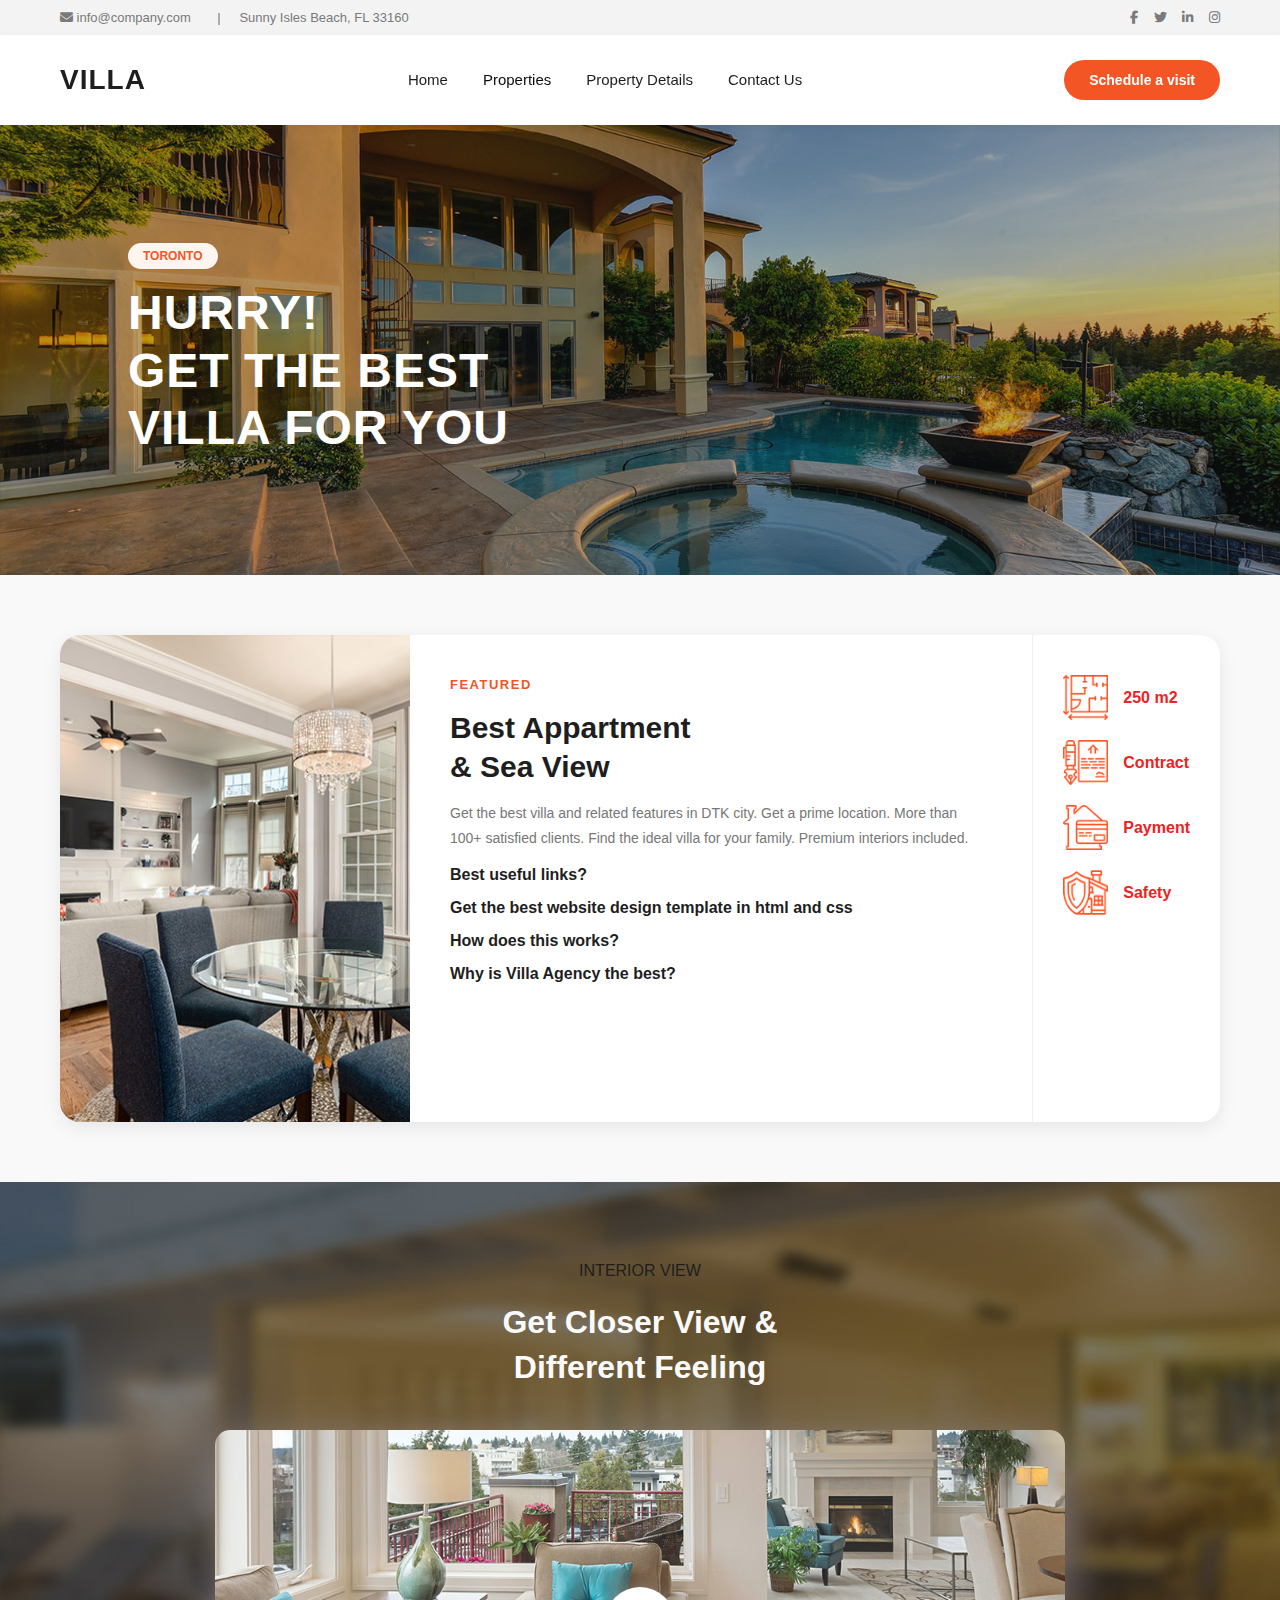
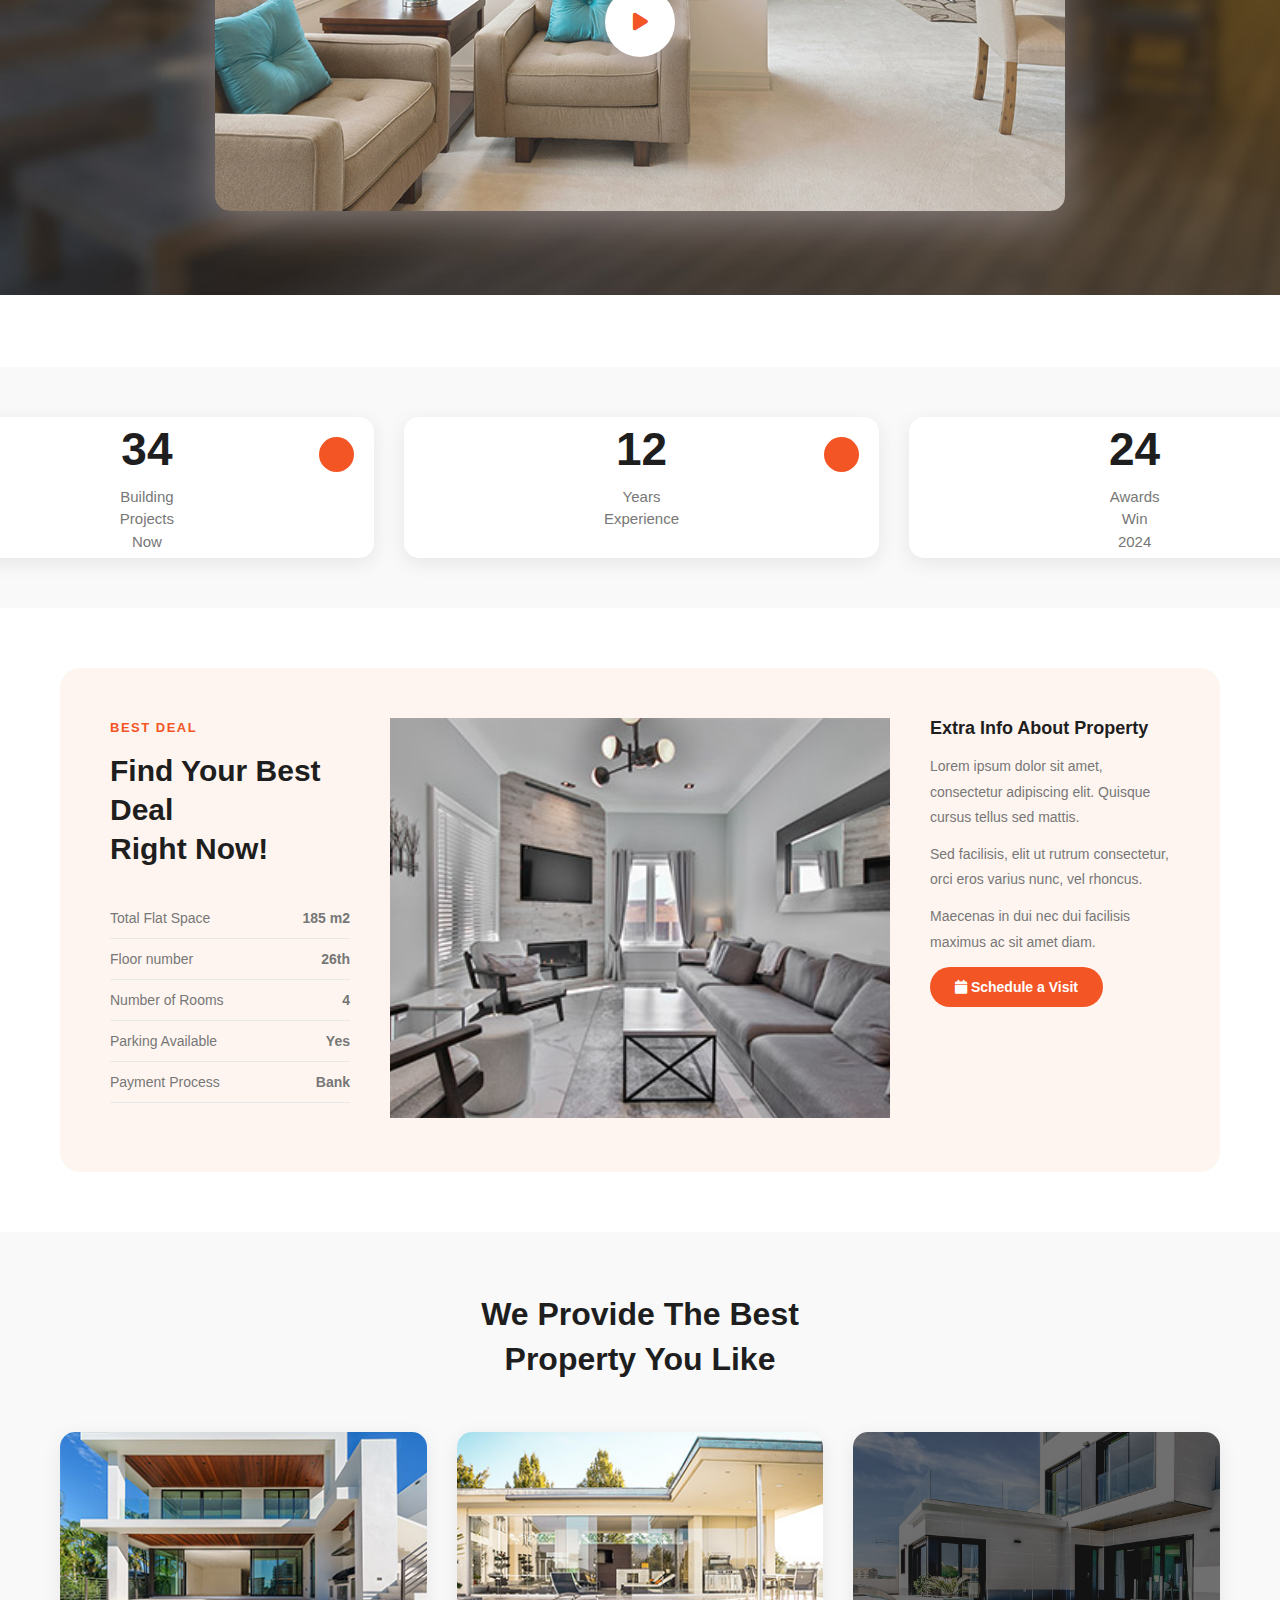
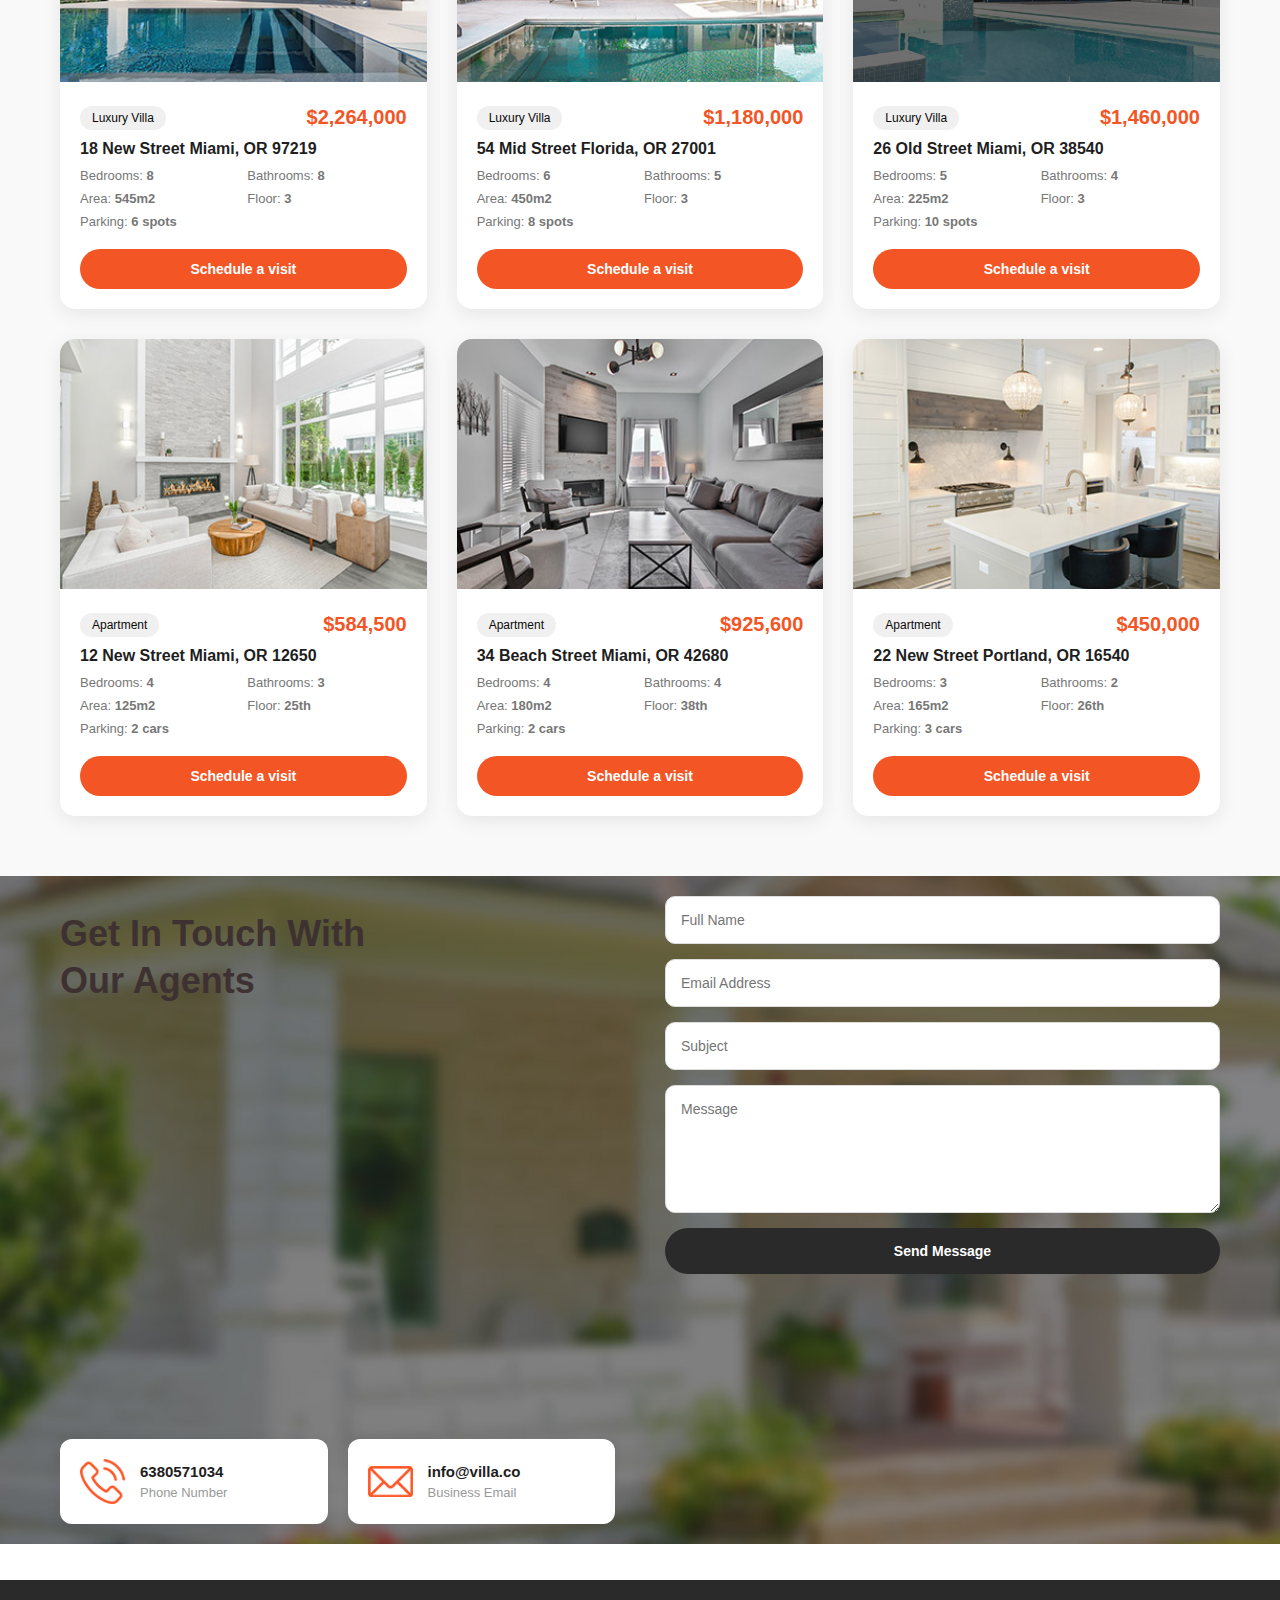
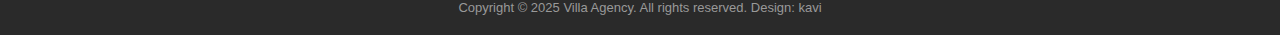
<file: index.html>
<!DOCTYPE html>
<html lang="en">
<head>
    <meta charset="UTF-8">
    <meta name="viewport" content="width=device-width, initial-scale=1.0">
    <title>Villa Agency</title>
    <link rel="stylesheet" href="style.css">
    <link rel="stylesheet" href="https://cdnjs.cloudflare.com/ajax/libs/font-awesome/6.4.0/css/all.min.css">
</head>
<body>
   

  
    <!-- Top Bar -->
    <div class="top-bar">
        <div class="container">
            <div class="top-left">
                <span><i class="fa-solid fa-envelope"></i> info@company.com</span>
                <span class="divider">|</span>
                <span>Sunny Isles Beach, FL 33160</span>
            </div>
            <div class="top-right">
                <a href="#"><i class="fa-brands fa-facebook-f"></i></a>
                <a href="#"><i class="fa-brands fa-twitter"></i></a>
                <a href="#"><i class="fa-brands fa-linkedin-in"></i></a>
                <a href="#"><i class="fa-brands fa-instagram"></i></a>
            </div>
        </div>
    </div>

  <!-- Navigation -->
<nav class="navbar">
    <div class="container">
        <a href="index.html" class="logo" style="text-decoration: none; color: inherit;">VILLA</a>
        <ul class="nav-menu">
            <li><a href="index.html">Home</a></li>
            <li><a href="properties.html" class="active">Properties</a></li>
            <li><a href="properties-details.html">Property Details</a></li>
            <li><a href="contacts.html">Contact Us</a></li>
        </ul>
        <button class="schedule-btn">Schedule a visit</button>
    </div>
</nav>


    <!-- Hero -->
    <section class="hero">
        <img src="images/banner-01.jpg" alt="Villa" class="hero-bg">
        <div class="hero-content">
            <span class="badge">TORONTO</span>
            <h1>HURRY!<br>GET THE BEST<br>VILLA FOR YOU</h1>
        </div>
    </section>

    <!-- Featured -->
    <section class="featured">
        <div class="container">
            <div class="featured-box">
                <div class="featured-img">
                    <img src="images/featured.jpg" alt="Featured">
                </div>
                <div class="featured-content">
                    <span class="label">FEATURED</span>
                    <h2>Best Appartment<br>& Sea View</h2>
                    <p class="desc">Get the best villa and related features in DTK city. Get a prime location. More than 100+ satisfied clients. Find the ideal villa for your family. Premium interiors included.</p>
                    <p class="question">Best useful links?</p>
                    <p class="question">Get the best website design template in html and css</p>
                    <p class="question">How does this works?</p>
                    <p class="question">Why is Villa Agency the best?</p>
                </div>
                <div class="featured-icons">
                    <div class="icon-item">
                        <img src="images/info-icon-01.png" alt="Area">
                        <span>250 m2</span>
                    </div>
                    <div class="icon-item">
                        <img src="images/info-icon-02.png" alt="Contract">
                        <span>Contract</span>
                    </div>
                    <div class="icon-item">
                        <img src="images/info-icon-03.png" alt="Payment">
                        <span>Payment</span>
                    </div>
                    <div class="icon-item">
                        <img src="images/info-icon-04.png" alt="Safety">
                        <span>Safety</span>
                    </div>
                </div>
            </div>
        </div>
    </section>

<!-- Video -->
<section class="video-section">
    <div class="container">
        <span class=" orange">INTERIOR VIEW</span>
        <h2>Get Closer View &<br>Different Feeling</h2>
        <div class="video-box">
            <img src="images/video-frame.jpg" alt="Interior">
            <div class="play-btn">
                <i class="fa-solid fa-play"></i>
            </div>
        </div>
    </div>
</section> 
<br>
<br>
<br>
<br>



    <!-- Stats -->
    <section class="stats">
        <div class="container">
            <div class="stat-item">
                <h3>34</h3>
                <p>Building<br>Projects Now</p>
                <div class="stat-circle"></div>
            </div>
            <div class="stat-item">
                <h3>12</h3>
                <p>Years<br>Experience</p>
                <div class="stat-circle"></div>
            </div>
            <div class="stat-item">
                <h3>24</h3>
                <p>Awards<br>Win 2024</p>
                <div class="stat-circle"></div>
            </div>
        </div>
    </section>

    <!-- Best Deal -->
    <section class="best-deal">
        <div class="container">
            <div class="deal-box">
                <div class="deal-left">
                    <span class="label">BEST DEAL</span>
                    <h2>Find Your Best Deal<br>Right Now!</h2>
                    <ul class="deal-list">
                        <li><span>Total Flat Space</span> <strong>185 m2</strong></li>
                        <li><span>Floor number</span> <strong>26th</strong></li>
                        <li><span>Number of Rooms</span> <strong>4</strong></li>
                        <li><span>Parking Available</span> <strong>Yes</strong></li>
                        <li><span>Payment Process</span> <strong>Bank</strong></li>
                    </ul>
                </div>
                <div class="deal-center">
                    <img src="images/property-05.jpg" alt="Deal">
                </div>
                <div class="deal-right">
                    <h4>Extra Info About Property</h4>
                    <p>Lorem ipsum dolor sit amet, consectetur adipiscing elit. Quisque cursus tellus sed mattis.</p>
                    <p>Sed facilisis, elit ut rutrum consectetur, orci eros varius nunc, vel rhoncus.</p>
                    <p>Maecenas in dui nec dui facilisis maximus ac sit amet diam.</p>
                    <button class="schedule-btn"><i class="fa-solid fa-calendar"></i> Schedule a Visit</button>
                </div>
            </div>
        </div>
    </section>

    <!-- Properties -->
    <section class="properties">
        <div class="container">
            <h2>We Provide The Best<br>Property You Like</h2>
            <div class="property-grid">
                <div class="property-card">
                    <img src="images/property-01.jpg" alt="Property">
                    <span class="type">Luxury Villa</span>
                    <span class="price">$2,264,000</span>
                    <h5>18 New Street Miami, OR 97219</h5>
                    <ul class="features">
                        <li>Bedrooms: <strong>8</strong></li>
                        <li>Bathrooms: <strong>8</strong></li>
                        <li>Area: <strong>545m2</strong></li>
                        <li>Floor: <strong>3</strong></li>
                        <li>Parking: <strong>6 spots</strong></li>
                    </ul>
                    <button class="schedule-btn">Schedule a visit</button>
                </div>
                <div class="property-card">
                    <img src="images/property-02.jpg" alt="Property">
                    <span class="type">Luxury Villa</span>
                    <span class="price">$1,180,000</span>
                    <h5>54 Mid Street Florida, OR 27001</h5>
                    <ul class="features">
                        <li>Bedrooms: <strong>6</strong></li>
                        <li>Bathrooms: <strong>5</strong></li>
                        <li>Area: <strong>450m2</strong></li>
                        <li>Floor: <strong>3</strong></li>
                        <li>Parking: <strong>8 spots</strong></li>
                    </ul>
                    <button class="schedule-btn">Schedule a visit</button>
                </div>
                <div class="property-card">
                    <img src="images/banner-03.jpg" alt="Property">
                    <span class="type">Luxury Villa</span>
                    <span class="price">$1,460,000</span>
                    <h5>26 Old Street Miami, OR 38540</h5>
                    <ul class="features">
                        <li>Bedrooms: <strong>5</strong></li>
                        <li>Bathrooms: <strong>4</strong></li>
                        <li>Area: <strong>225m2</strong></li>
                        <li>Floor: <strong>3</strong></li>
                        <li>Parking: <strong>10 spots</strong></li>
                    </ul>
                    <button class="schedule-btn">Schedule a visit</button>
                </div>
                <div class="property-card">
                    <img src="images/property-04.jpg" alt="Property">
                    <span class="type">Apartment</span>
                    <span class="price">$584,500</span>
                    <h5>12 New Street Miami, OR 12650</h5>
                    <ul class="features">
                        <li>Bedrooms: <strong>4</strong></li>
                        <li>Bathrooms: <strong>3</strong></li>
                        <li>Area: <strong>125m2</strong></li>
                        <li>Floor: <strong>25th</strong></li>
                        <li>Parking: <strong>2 cars</strong></li>
                    </ul>
                    <button class="schedule-btn">Schedule a visit</button>
                </div>
                <div class="property-card">
                    <img src="images/property-05.jpg" alt="Property">
                    <span class="type">Apartment</span>
                    <span class="price">$925,600</span>
                    <h5>34 Beach Street Miami, OR 42680</h5>
                    <ul class="features">
                        <li>Bedrooms: <strong>4</strong></li>
                        <li>Bathrooms: <strong>4</strong></li>
                        <li>Area: <strong>180m2</strong></li>
                        <li>Floor: <strong>38th</strong></li>
                        <li>Parking: <strong>2 cars</strong></li>
                    </ul>
                    <button class="schedule-btn">Schedule a visit</button>
                </div>
                <div class="property-card">
                    <img src="images/property-06.jpg" alt="Property">
                    <span class="type">Apartment</span>
                    <span class="price">$450,000</span>
                    <h5>22 New Street Portland, OR 16540</h5>
                    <ul class="features">
                        <li>Bedrooms: <strong>3</strong></li>
                        <li>Bathrooms: <strong>2</strong></li>
                        <li>Area: <strong>165m2</strong></li>
                        <li>Floor: <strong>26th</strong></li>
                        <li>Parking: <strong>3 cars</strong></li>
                    </ul>
                    <button class="schedule-btn">Schedule a visit</button>
                </div>
            </div>
        </div>
    </section>

<!-- Contact -->

<section class="contact" style="padding: 20px 0; background: url('images/contact-bg.jpg') center/cover no-repeat; position: relative;">
    
    <!-- White Overlay -->
    <div style="position: absolute; top: 0; left: 0; width: 100%; height: 100%;  z-index: 1;"></div>

    
    <div class="container" style="position: relative; z-index: 2;">
        <div class="contact-wrapper">
            <div class="contact-left">
                <h2>Get In Touch With<br>Our Agents</h2>
                <div class="map">
                    <iframe src="https://www.google.com/maps/embed?pb=!1m18!1m12!1m3!1d3022.1841932660105!2d-73.98784668459395!3d40.74844097932847!2m3!1f0!2f0!3f0!3m2!1i1024!2i768!4f13.1!3m3!1m2!1s0x0%3A0x0!2zNDDCsDQ0JzU0LjQiTiA3M8KwNTknMTYuMyJX!5e0!3m2!1sen!2sus!4v1635180000000!5m2!1sen!2sus" width="100%" height="380" style="border:0; border-radius: 10px;" allowfullscreen="" loading="lazy"></iframe>
                </div>
                <div class="contact-boxes">
                    <div class="c-box">
                        <img src="images/phone-icon.png" alt="Phone">
                        <div>
                            <strong>6380571034</strong>
                            <p>Phone Number</p>
                        </div>
                    </div>
                    <div class="c-box">
                        <img src="images/email-icon.png" alt="Email">
                        <div>
                            <strong>info@villa.co</strong>
                            <p>Business Email</p>
                        </div>
                    </div>
                </div>
            </div>
            <div class="contact-right">
                <form>
                    <input type="text" placeholder="Full Name" required>
                    <input type="email" placeholder="Email Address" required>
                    <input type="text" placeholder="Subject" required>
                    <textarea placeholder="Message" rows="6" required></textarea>
                    <button type="submit">Send Message</button>
                </form>
            </div>
        </div>
    </div>
</section>
<br>
<br>
    <!-- Footer -->
    <footer>
        <p>Copyright © 2025 Villa Agency. All rights reserved. Design: kavi</p>
    </footer>

</body>
</html>
</file>
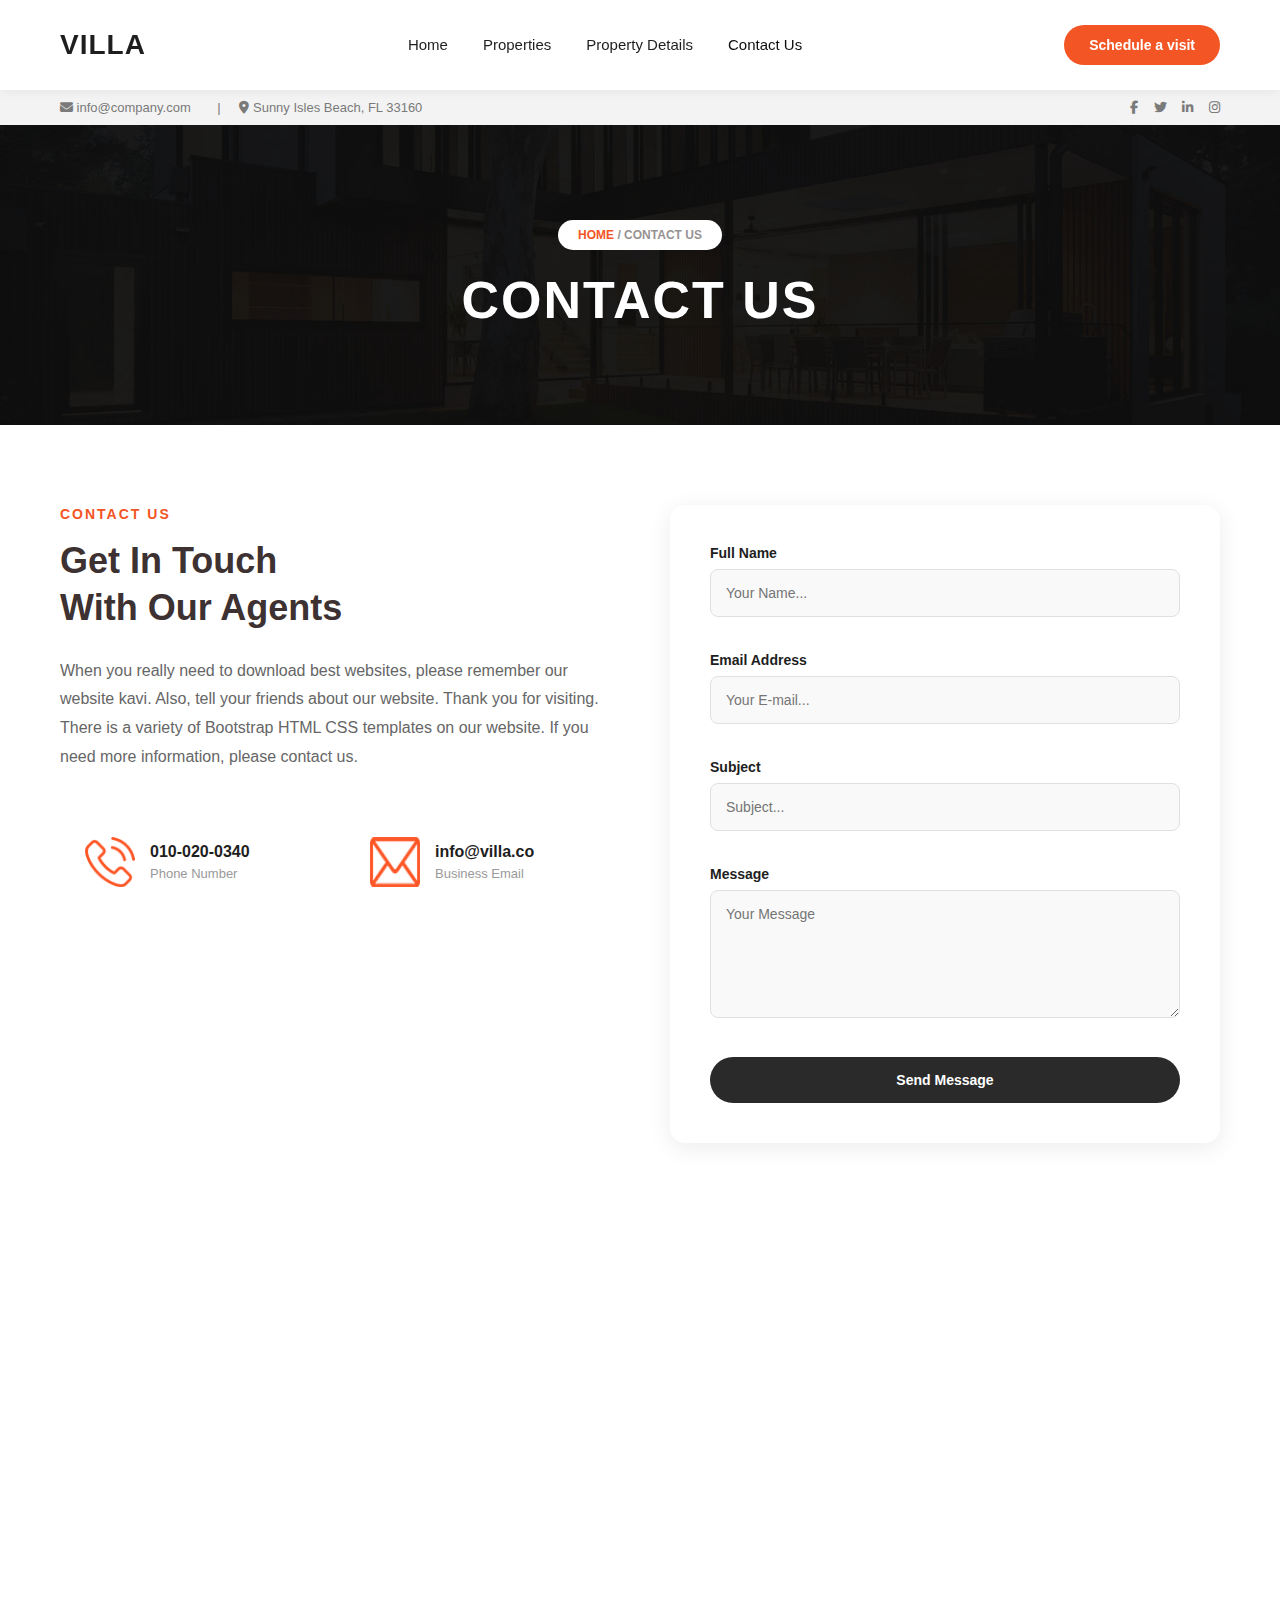
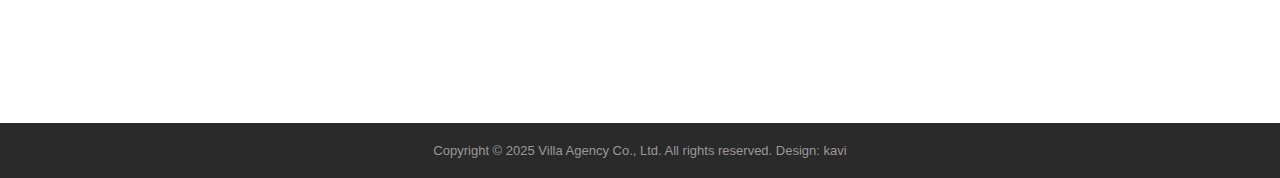
<file: contacts.html>
<!DOCTYPE html>
<html lang="en">
<head>
    <meta charset="UTF-8">
    <meta name="viewport" content="width=device-width, initial-scale=1.0">
    <title>Contact Us - Villa Agency</title>
    <link rel="stylesheet" href="style.css">
    <link rel="stylesheet" href="https://cdnjs.cloudflare.com/ajax/libs/font-awesome/6.4.0/css/all.min.css">
</head>
<body>
   <!-- Navigation -->
<nav class="navbar">
    <div class="container">
        <a href="index.html" class="logo" style="text-decoration: none; color: inherit;">VILLA</a>
        <ul class="nav-menu">
            <li><a href="index.html">Home</a></li>
            <li><a href="properties.html">Properties</a></li>
            <li><a href="properties-details.html">Property Details</a></li>
            <li><a href="contacts.html" class="active">Contact Us</a></li>
        </ul>
        <button class="schedule-btn">Schedule a visit</button>
    </div>
</nav>





    <!-- Top Bar -->
    <div class="top-bar">
        <div class="container">
            <div class="top-left">
                <span><i class="fa-solid fa-envelope"></i> info@company.com</span>
                <span class="divider">|</span>
                <span><i class="fa-solid fa-map-marker-alt"></i> Sunny Isles Beach, FL 33160</span>
            </div>
            <div class="top-right">
                <a href="#"><i class="fa-brands fa-facebook-f"></i></a>
                <a href="#"><i class="fa-brands fa-twitter"></i></a>
                <a href="#"><i class="fa-brands fa-linkedin-in"></i></a>
                <a href="#"><i class="fa-brands fa-instagram"></i></a>
            </div>
        </div>
    </div>

    

    <!-- Page Header -->
    <section class="page-header">
        <div class="breadcrumb"><a href="index.html">HOME</a> / CONTACT US</div>
        <h1>CONTACT US</h1>
    </section>

    <!-- Contact Section -->
    <section class="contact-section">
        <div class="container">
            <div class="contact-container">
                <!-- Left Side -->
                <div class="contact-left">
                    <span class="section-label">CONTACT US</span>
                    <h2>Get In Touch<br>With Our Agents</h2>
                    
                    <p class="contact-description">When you really need to download best websites, please remember our website kavi. Also, tell your friends about our website. Thank you for visiting. There is a variety of Bootstrap HTML CSS templates on our website. If you need more information, please contact us.</p>

                    <!-- Contact Info Boxes -->
                    <div class="contact-boxes">
                        <div class="contact-box">
                            <img src="images/phone-icon.png" alt="Phone">
                            <div>
                                <strong>010-020-0340</strong>
                                <p>Phone Number</p>
                            </div>
                        </div>
                        <div class="contact-box">
                            <img src="images/email-icon.png" alt="Email">
                            <div>
                                <strong>info@villa.co</strong>
                                <p>Business Email</p>
                            </div>
                        </div>
                    </div>
                </div>

                <!-- Right Side - Form -->
                <div class="contact-right">
                    <form class="contact-form">
                        <div class="form-group">
                            <label>Full Name</label>
                            <input type="text" placeholder="Your Name..." required>
                        </div>
                        <div class="form-group">
                            <label>Email Address</label>
                            <input type="email" placeholder="Your E-mail..." required>
                        </div>
                        <div class="form-group">
                            <label>Subject</label>
                            <input type="text" placeholder="Subject..." required>
                        </div>
                        <div class="form-group">
                            <label>Message</label>
                            <textarea placeholder="Your Message" rows="6" required></textarea>
                        </div>
                        <button type="submit" class="submit-btn">Send Message</button>
                    </form>
                </div>
            </div>
        </div>
    </section>

    <!-- Map Section -->
    <section class="map-section">
        <iframe src="https://www.google.com/maps/embed?pb=!1m18!1m12!1m3!1d3022.1841932660105!2d-73.98784668459395!3d40.74844097932847!2m3!1f0!2f0!3f0!3m2!1i1024!2i768!4f13.1!3m3!1m2!1s0x0%3A0x0!2zNDDCsDQ0JzU0LjQiTiA3M8KwNTknMTYuMyJX!5e0!3m2!1sen!2sus!4v1635180000000!5m2!1sen!2sus" width="100%" height="500" style="border:0;" allowfullscreen="" loading="lazy"></iframe>
    </section>

    <!-- Footer -->
    <footer>
        <p>Copyright © 2025 Villa Agency Co., Ltd. All rights reserved. Design: kavi</p>
    </footer>

</body>
</html>
</file>
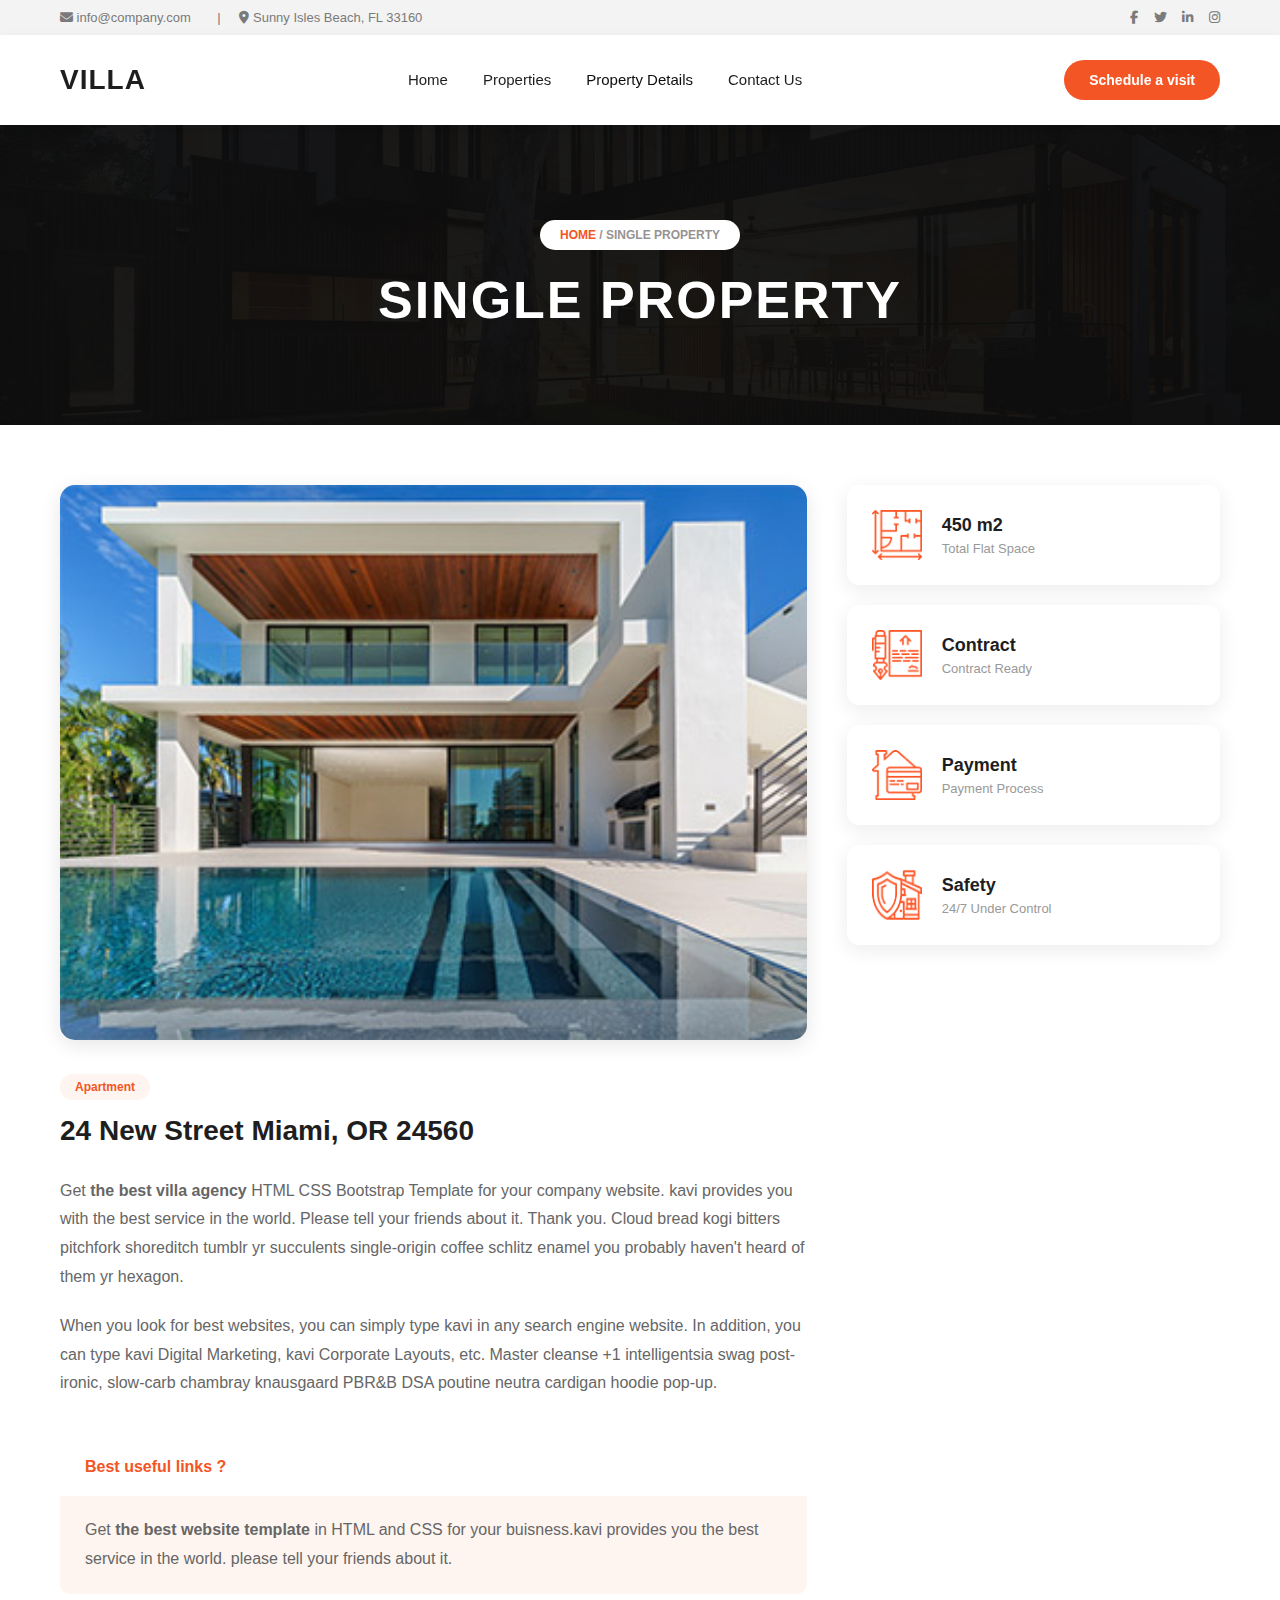
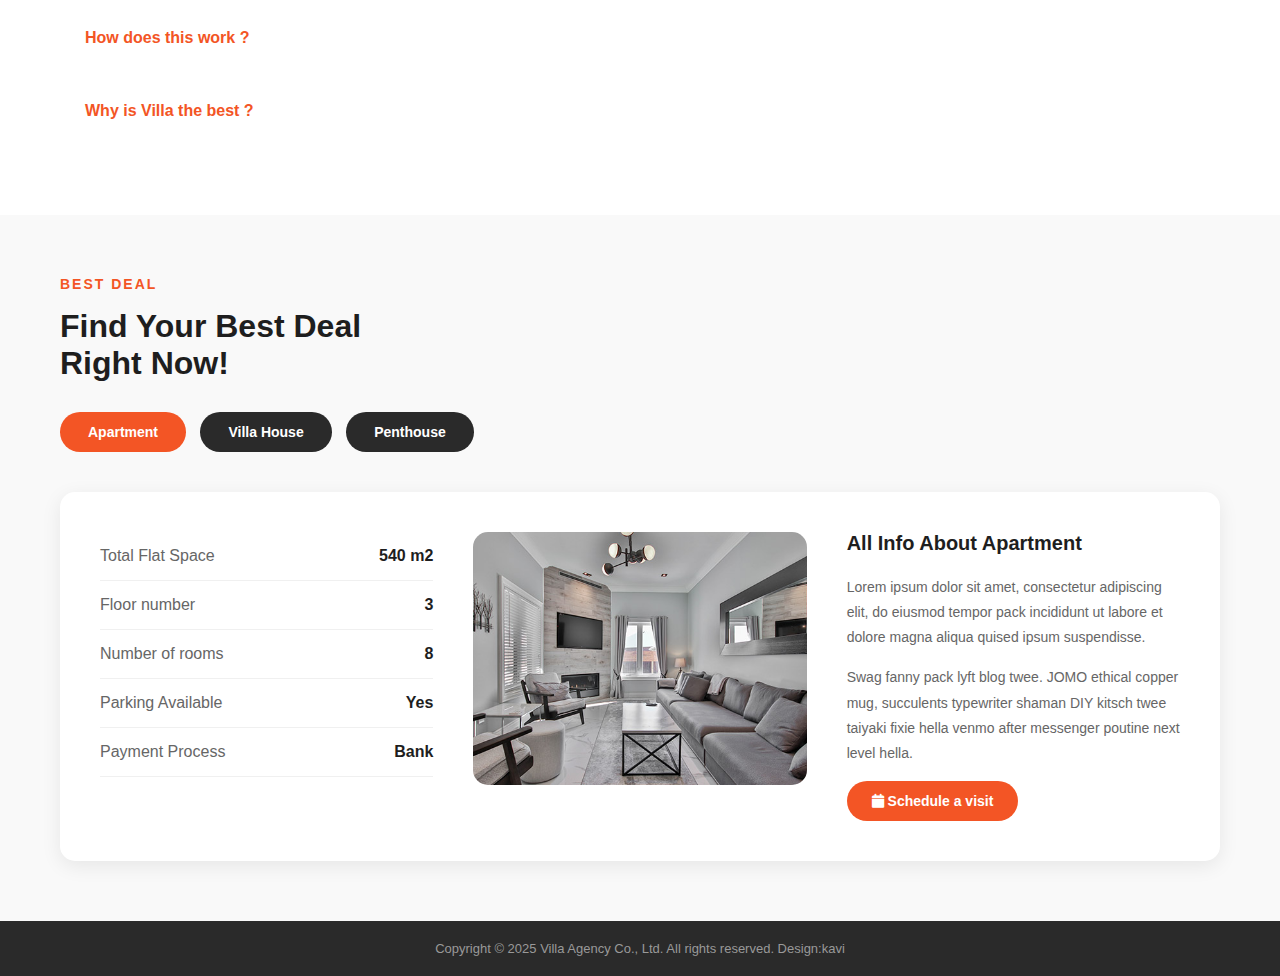
<file: properties-details.html>
<!DOCTYPE html>
<html lang="en">
<head>
    <meta charset="UTF-8">
    <meta name="viewport" content="width=device-width, initial-scale=1.0">
    <title>Property Details - Villa Agency</title>
    <link rel="stylesheet" href="style.css">
    <link rel="stylesheet" href="https://cdnjs.cloudflare.com/ajax/libs/font-awesome/6.4.0/css/all.min.css">
</head>
<body>
   

    <!-- Top Bar -->
    <div class="top-bar">
        <div class="container">
            <div class="top-left">
                <span><i class="fa-solid fa-envelope"></i> info@company.com</span>
                <span class="divider">|</span>
                <span><i class="fa-solid fa-map-marker-alt"></i> Sunny Isles Beach, FL 33160</span>
            </div>
            <div class="top-right">
                <a href="#"><i class="fa-brands fa-facebook-f"></i></a>
                <a href="#"><i class="fa-brands fa-twitter"></i></a>
                <a href="#"><i class="fa-brands fa-linkedin-in"></i></a>
                <a href="#"><i class="fa-brands fa-instagram"></i></a>
            </div>
        </div>
    </div>
<!-- Navigation -->
<nav class="navbar">
    <div class="container">
        <a href="index.html" class="logo" style="text-decoration: none; color: inherit;">VILLA</a>
        <ul class="nav-menu">
            <li><a href="index.html">Home</a></li>
            <li><a href="properties.html">Properties</a></li>
            <li><a href="properties-details.html" class="active">Property Details</a></li>
            <li><a href="contacts.html">Contact Us</a></li>
        </ul>
        <button class="schedule-btn">Schedule a visit</button>
    </div>
</nav>


    <!-- Page Header -->
    <section class="page-header">
        <div class="breadcrumb"><a href="index.html">HOME</a> / SINGLE PROPERTY</div>
        <h1>SINGLE PROPERTY</h1>
    </section>

    <!-- Property Detail Section -->
    <section class="property-detail">
        <div class="container">
            <div class="detail-wrapper">
                <!-- Left Side - Image & Info -->
                <div class="detail-left">
                    <div class="main-image">
                        <img src="images/property-01.jpg" alt="Property">
                    </div>
                    
                    <div class="property-header">
                        <span class="badge">Apartment</span>
                        <h2>24 New Street Miami, OR 24560</h2>
                    </div>

                    <div class="property-description">
                        <p>Get <strong>the best villa agency</strong> HTML CSS Bootstrap Template for your company website. kavi provides you with the best service in the world. Please tell your friends about it. Thank you. Cloud bread kogi bitters pitchfork shoreditch tumblr yr succulents single-origin coffee schlitz enamel you probably haven't heard of them yr hexagon.</p>
                        
                        <p>When you look for best websites, you can simply type kavi in any search engine website. In addition, you can type kavi Digital Marketing, kavi Corporate Layouts, etc. Master cleanse +1 intelligentsia swag post-ironic, slow-carb chambray knausgaard PBR&B DSA poutine neutra cardigan hoodie pop-up.</p>
                    </div>

                    <!-- Accordion -->
                    <div class="accordion">
                        <div class="accordion-item">
                            <div class="accordion-header">Best useful links ?</div>
                            <div class="accordion-content">
                                <p>Get  <strong>the best website template </strong> in HTML and CSS for your buisness.kavi provides you the best service in the world. please tell  your friends about it.</p>
                            </div>
                        </div>
                        <div class="accordion-item">
                            <div class="accordion-header">How does this work ?</div>
                        </div>
                        <div class="accordion-item">
                            <div class="accordion-header">Why is Villa the best ?</div>
                        </div>
                    </div>
                </div>

                <!-- Right Side - Info Cards -->
                <div class="detail-right">
                    <div class="info-card">
                        <img src="images/info-icon-01.png" alt="Area">
                        <div>
                            <h3>450 m2</h3>
                            <p>Total Flat Space</p>
                        </div>
                    </div>
                    <div class="info-card">
                        <img src="images/info-icon-02.png" alt="Contract">
                        <div>
                            <h3>Contract</h3>
                            <p>Contract Ready</p>
                        </div>
                    </div>
                    <div class="info-card">
                        <img src="images/info-icon-03.png" alt="Payment">
                        <div>
                            <h3>Payment</h3>
                            <p>Payment Process</p>
                        </div>
                    </div>
                    <div class="info-card">
                        <img src="images/info-icon-04.png" alt="Safety">
                        <div>
                            <h3>Safety</h3>
                            <p>24/7 Under Control</p>
                        </div>
                    </div>
                </div>
            </div>
        </div>
    </section>

    <!-- Best Deal Section -->
    <section class="best-deal-section">
        <div class="container">
            <span class="section-label">BEST DEAL</span>
            <h2>Find Your Best Deal<br>Right Now!</h2>
            
            <div class="deal-tabs">
                <button class="tab-btn active">Apartment</button>
                <button class="tab-btn">Villa House</button>
                <button class="tab-btn">Penthouse</button>
            </div>

            <div class="deal-content">
                <div class="deal-specs">
                    <div class="spec-item">
                        <span>Total Flat Space</span>
                        <strong>540 m2</strong>
                    </div>
                    <div class="spec-item">
                        <span>Floor number</span>
                        <strong>3</strong>
                    </div>
                    <div class="spec-item">
                        <span>Number of rooms</span>
                        <strong>8</strong>
                    </div>
                    <div class="spec-item">
                        <span>Parking Available</span>
                        <strong>Yes</strong>
                    </div>
                    <div class="spec-item">
                        <span>Payment Process</span>
                        <strong>Bank</strong>
                    </div>
                </div>

                <div class="deal-image">
                    <img src="images/deal-01.jpg" alt="Deal">
                </div>

                <div class="deal-info">
                    <h3>All Info About Apartment</h3>
                    <p>Lorem ipsum dolor sit amet, consectetur adipiscing elit, do eiusmod tempor pack incididunt ut labore et dolore magna aliqua quised ipsum suspendisse.</p>
                    <p>Swag fanny pack lyft blog twee. JOMO ethical copper mug, succulents typewriter shaman DIY kitsch twee taiyaki fixie hella venmo after messenger poutine next level hella.</p>
                    <button class="schedule-btn"><i class="fa-solid fa-calendar"></i> Schedule a visit</button>
                </div>
            </div>
        </div>
    </section>

    <!-- Footer -->
    <footer>
        <p>Copyright © 2025 Villa Agency Co., Ltd. All rights reserved. Design:kavi</p>
    </footer>

</body>
</html>
</file>
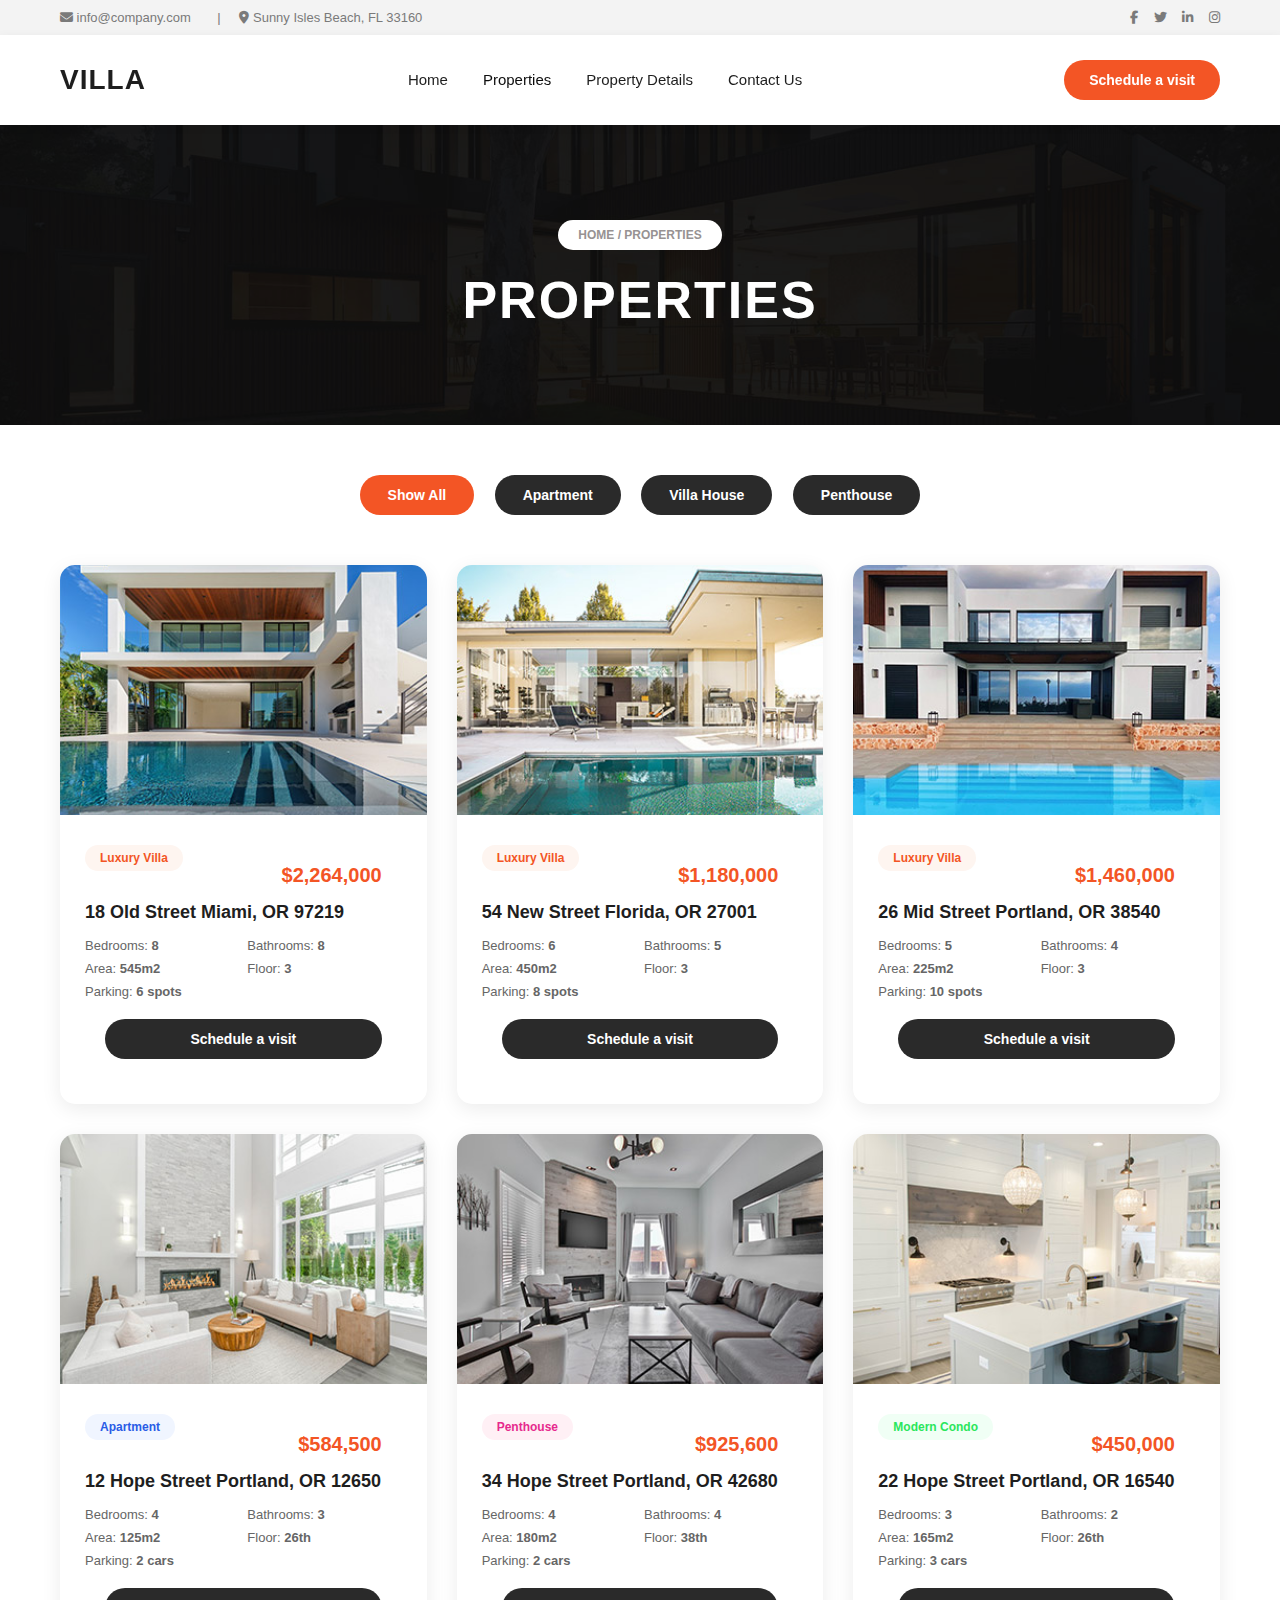
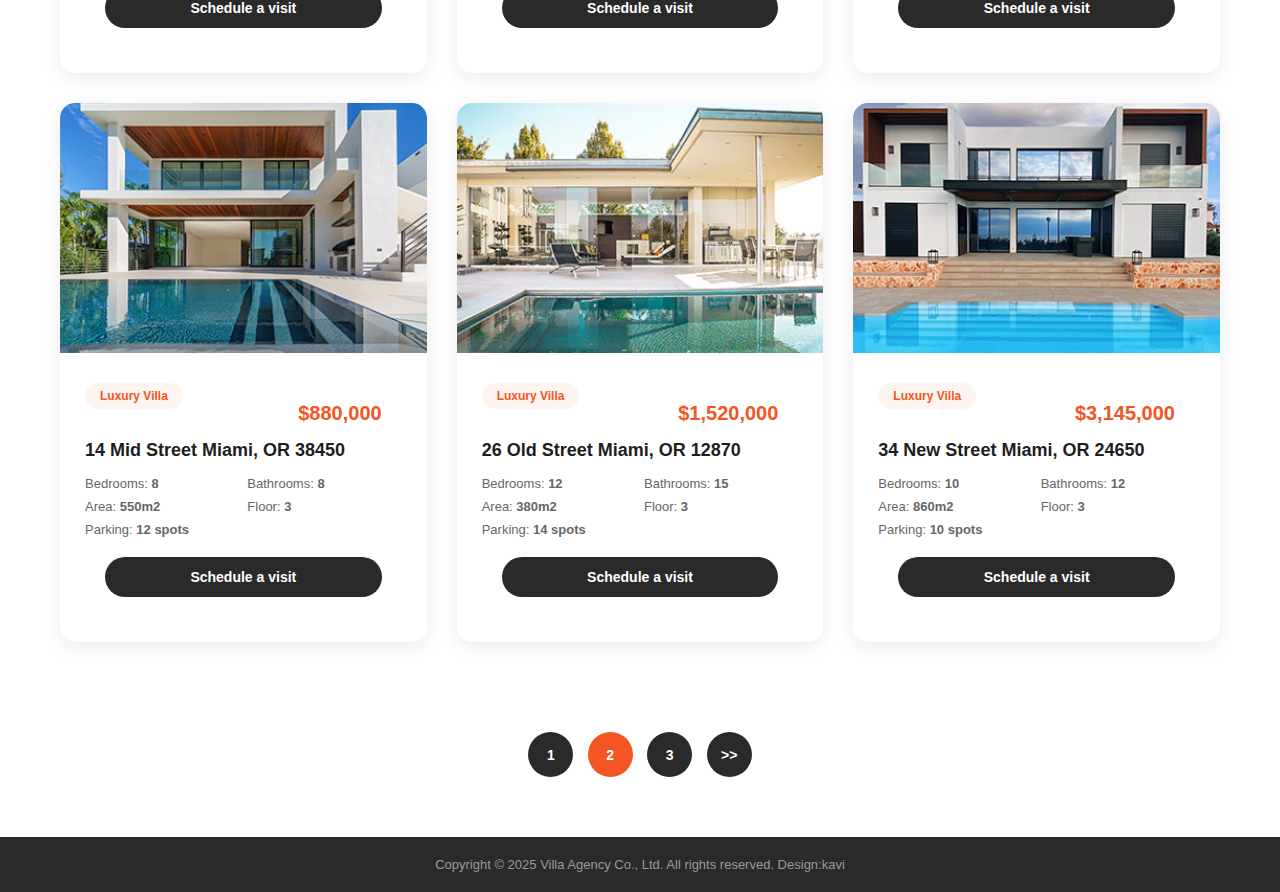
<file: properties.html>
<!DOCTYPE html>
<html lang="en">
<head>
    <meta charset="UTF-8">
    <meta name="viewport" content="width=device-width, initial-scale=1.0">
    <title>Properties - Villa Agency</title>
    <link rel="stylesheet" href="style.css">
    <link rel="stylesheet" href="https://cdnjs.cloudflare.com/ajax/libs/font-awesome/6.4.0/css/all.min.css">
</head>
<body>
    

    <!-- Top Bar -->
    <div class="top-bar">
        <div class="container">
            <div class="top-left">
                <span><i class="fa-solid fa-envelope"></i> info@company.com</span>
                <span class="divider">|</span>
                <span><i class="fa-solid fa-map-marker-alt"></i> Sunny Isles Beach, FL 33160</span>
            </div>
            <div class="top-right">
                <a href="#"><i class="fa-brands fa-facebook-f"></i></a>
                <a href="#"><i class="fa-brands fa-twitter"></i></a>
                <a href="#"><i class="fa-brands fa-linkedin-in"></i></a>
                <a href="#"><i class="fa-brands fa-instagram"></i></a>
            </div>
        </div>
    </div>

   <!-- Navigation -->
<nav class="navbar">
    <div class="container">
        <a href="index.html" class="logo" style="text-decoration: none; color: inherit;">VILLA</a>
        <ul class="nav-menu">
            <li><a href="index.html">Home</a></li>
            <li><a href="properties.html" class="active">Properties</a></li>
            <li><a href="properties-details.html">Property Details</a></li>
            <li><a href="contacts.html">Contact Us</a></li>
        </ul>
        <button class="schedule-btn">Schedule a visit</button>
    </div>
</nav>


    <!-- Page Header -->
    <section class="page-header">
        <div class="breadcrumb">HOME / PROPERTIES</div>
        <h1>PROPERTIES</h1>
    </section>

    <!-- Filter Buttons -->
    <section class="filter-section">
        <div class="container">
            <button class="filter-btn active">Show All</button>
            <button class="filter-btn">Apartment</button>
            <button class="filter-btn">Villa House</button>
            <button class="filter-btn">Penthouse</button>
        </div>
    </section>

    <!-- Properties Grid -->
    <section class="properties-grid">
        <div class="container">
            <div class="grid">
                <!-- Property Card 1 -->
                <div class="property-card">
                    <img src="images/property-01.jpg" alt="Property">
                    <div class="card-content">
                        <div class="card-header">
                            <span class="badge">Luxury Villa</span>
                            <span class="price">$2,264,000</span>
                        </div>
                        <h3>18 Old Street Miami, OR 97219</h3>
                        <div class="property-info">
                            <span>Bedrooms: <strong>8</strong></span>
                            <span>Bathrooms: <strong>8</strong></span>
                            <span>Area: <strong>545m2</strong></span>
                            <span>Floor: <strong>3</strong></span>
                            <span>Parking: <strong>6 spots</strong></span>
                        </div>
                        <button class="visit-btn">Schedule a visit</button>
                    </div>
                </div>

                <!-- Property Card 2 -->
                <div class="property-card">
                    <img src="images/property-02.jpg" alt="Property">
                    <div class="card-content">
                        <div class="card-header">
                            <span class="badge">Luxury Villa</span>
                            <span class="price">$1,180,000</span>
                        </div>
                        <h3>54 New Street Florida, OR 27001</h3>
                        <div class="property-info">
                            <span>Bedrooms: <strong>6</strong></span>
                            <span>Bathrooms: <strong>5</strong></span>
                            <span>Area: <strong>450m2</strong></span>
                            <span>Floor: <strong>3</strong></span>
                            <span>Parking: <strong>8 spots</strong></span>
                        </div>
                        <button class="visit-btn">Schedule a visit</button>
                    </div>
                </div>

                <!-- Property Card 3 -->
                <div class="property-card">
                    <img src="images/property-03.jpg" alt="Property">
                    <div class="card-content">
                        <div class="card-header">
                            <span class="badge">Luxury Villa</span>
                            <span class="price">$1,460,000</span>
                        </div>
                        <h3>26 Mid Street Portland, OR 38540</h3>
                        <div class="property-info">
                            <span>Bedrooms: <strong>5</strong></span>
                            <span>Bathrooms: <strong>4</strong></span>
                            <span>Area: <strong>225m2</strong></span>
                            <span>Floor: <strong>3</strong></span>
                            <span>Parking: <strong>10 spots</strong></span>
                        </div>
                        <button class="visit-btn">Schedule a visit</button>
                    </div>
                </div>

                <!-- Property Card 4 -->
                <div class="property-card">
                    <img src="images/property-04.jpg" alt="Property">
                    <div class="card-content">
                        <div class="card-header">
                            <span class="badge apartment">Apartment</span>
                            <span class="price">$584,500</span>
                        </div>
                        <h3>12 Hope Street Portland, OR 12650</h3>
                        <div class="property-info">
                            <span>Bedrooms: <strong>4</strong></span>
                            <span>Bathrooms: <strong>3</strong></span>
                            <span>Area: <strong>125m2</strong></span>
                            <span>Floor: <strong>26th</strong></span>
                            <span>Parking: <strong>2 cars</strong></span>
                        </div>
                        <button class="visit-btn">Schedule a visit</button>
                    </div>
                </div>

                <!-- Property Card 5 -->
                <div class="property-card">
                    <img src="images/property-05.jpg" alt="Property">
                    <div class="card-content">
                        <div class="card-header">
                            <span class="badge penthouse">Penthouse</span>
                            <span class="price">$925,600</span>
                        </div>
                        <h3>34 Hope Street Portland, OR 42680</h3>
                        <div class="property-info">
                            <span>Bedrooms: <strong>4</strong></span>
                            <span>Bathrooms: <strong>4</strong></span>
                            <span>Area: <strong>180m2</strong></span>
                            <span>Floor: <strong>38th</strong></span>
                            <span>Parking: <strong>2 cars</strong></span>
                        </div>
                        <button class="visit-btn">Schedule a visit</button>
                    </div>
                </div>

                <!-- Property Card 6 -->
                <div class="property-card">
                    <img src="images/property-06.jpg" alt="Property">
                    <div class="card-content">
                        <div class="card-header">
                            <span class="badge modern">Modern Condo</span>
                            <span class="price">$450,000</span>
                        </div>
                        <h3>22 Hope Street Portland, OR 16540</h3>
                        <div class="property-info">
                            <span>Bedrooms: <strong>3</strong></span>
                            <span>Bathrooms: <strong>2</strong></span>
                            <span>Area: <strong>165m2</strong></span>
                            <span>Floor: <strong>26th</strong></span>
                            <span>Parking: <strong>3 cars</strong></span>
                        </div>
                        <button class="visit-btn">Schedule a visit</button>
                    </div>
                </div>

                <!-- Property Card 7 -->
                <div class="property-card">
                    <img src="images/property-01.jpg" alt="Property">
                    <div class="card-content">
                        <div class="card-header">
                            <span class="badge">Luxury Villa</span>
                            <span class="price">$880,000</span>
                        </div>
                        <h3>14 Mid Street Miami, OR 38450</h3>
                        <div class="property-info">
                            <span>Bedrooms: <strong>8</strong></span>
                            <span>Bathrooms: <strong>8</strong></span>
                            <span>Area: <strong>550m2</strong></span>
                            <span>Floor: <strong>3</strong></span>
                            <span>Parking: <strong>12 spots</strong></span>
                        </div>
                        <button class="visit-btn">Schedule a visit</button>
                    </div>
                </div>

                <!-- Property Card 8 -->
                <div class="property-card">
                    <img src="images/property-02.jpg" alt="Property">
                    <div class="card-content">
                        <div class="card-header">
                            <span class="badge">Luxury Villa</span>
                            <span class="price">$1,520,000</span>
                        </div>
                        <h3>26 Old Street Miami, OR 12870</h3>
                        <div class="property-info">
                            <span>Bedrooms: <strong>12</strong></span>
                            <span>Bathrooms: <strong>15</strong></span>
                            <span>Area: <strong>380m2</strong></span>
                            <span>Floor: <strong>3</strong></span>
                            <span>Parking: <strong>14 spots</strong></span>
                        </div>
                        <button class="visit-btn">Schedule a visit</button>
                    </div>
                </div>

                <!-- Property Card 9 -->
                <div class="property-card">
                    <img src="images/property-03.jpg" alt="Property">
                    <div class="card-content">
                        <div class="card-header">
                            <span class="badge">Luxury Villa</span>
                            <span class="price">$3,145,000</span>
                        </div>
                        <h3>34 New Street Miami, OR 24650</h3>
                        <div class="property-info">
                            <span>Bedrooms: <strong>10</strong></span>
                            <span>Bathrooms: <strong>12</strong></span>
                            <span>Area: <strong>860m2</strong></span>
                            <span>Floor: <strong>3</strong></span>
                            <span>Parking: <strong>10 spots</strong></span>
                        </div>
                        <button class="visit-btn">Schedule a visit</button>
                    </div>
                </div>
            </div>
        </div>
    </section>

    <!-- Pagination -->
    <section class="pagination">
        <div class="container">
            <button class="page-btn">1</button>
            <button class="page-btn active">2</button>
            <button class="page-btn">3</button>
            <button class="page-btn">>></button>
        </div>
    </section>

    <!-- Footer -->
    <footer>
        <p>Copyright © 2025 Villa Agency Co., Ltd. All rights reserved. Design:kavi</p>
    </footer>

</body>
</html>
</file>
<file: style.css>
* {
    margin: 0;
    padding: 0;
    box-sizing: border-box;
}

body {
    font-family: 'Poppins', Arial, sans-serif;
    color: #1e1e1e;
}

.container {
    max-width: 1200px;
    margin: 0 auto;
    padding: 0 20px;
}

/* TOP BAR  */
.top-bar {
    background: #f3f3f3;
    padding: 20px 0;
    font-size: 13px;
    color: #7a7a7a;
}

.top-bar .container {
    display: flex;
    justify-content: space-between;
    align-items: center;
}

.top-left span {
    margin-right: 10px;
}

.divider {
    margin: 0 8px;
}

.top-right a {
    color: #7a7a7a;
    margin-left: 12px;
    text-decoration: none;
    transition: color 0.3s;
}

.top-right a:hover {
    color: #f35525;
}

/* NAVBAR  */
.navbar {
    background: #fff;
    padding: 25px 0;
    box-shadow: 0 2px 10px rgba(0,0,0,0.05);
    position: sticky;
    top: 0;
    z-index: 100;
}

.navbar .container {
    display: flex;
    justify-content: space-between;
    align-items: center;
}

.logo {
    font-size: 28px;
    font-weight: 900;
    color: #1e1e1e;
    letter-spacing: 1px;
}

.nav-menu {
    display: flex;
    list-style: none;
    gap: 35px;
}

.nav-menu a {
    text-decoration: none;
    color: #1e1e1e;
    font-weight: 500;
    font-size: 15px;
    transition: color 0.3s;
}

.nav-menu a:hover,
.nav-menu a.active {
    color: #f35525;
}

.schedule-btn {
    background: #f35525;
    color: #fff;
    border: none;
    padding: 12px 25px;
    border-radius: 25px;
    font-weight: 600;
    cursor: pointer;
    font-size: 14px;
    transition: all 0.3s;
}

.schedule-btn:hover {
    background: #d94515;
    transform: translateY(-2px);
}

/* HERO  */
.hero {
    position: relative;
    height: 450px;
}

.hero-bg {
    width: 100%;
    height: 100%;
    object-fit: cover;
}

.hero-content {
    position: absolute;
    top: 50%;
    left: 10%;
    transform: translateY(-50%);
    color: #fff;
}

.badge {
    background: #f35525;
    color: #fff;
    padding: 8px 18px;
    border-radius: 18px;
    font-size: 20px;
    font: bold;
    font-weight: 600;
    display: inline-block;
    margin-bottom: 20px;
}

.badge.orange {
    background: #f35525;
}

.hero-content h1 {
    font-size: 48px;
    font-weight: 900;
    line-height: 1.2;
    letter-spacing: 1px;
}

/* FEATURED  */
.featured {
    padding: 60px 0;
    background: #f9f9f9;
}

.featured-box {
    background: #fff;
    border-radius: 20px;
    display: flex;
    overflow: hidden;
    box-shadow: 0 5px 20px rgba(0,0,0,0.08);
}

.featured-img {
    flex: 0 0 350px;
}

.featured-img img {
    width: 100%;
    height: 100%;
    object-fit: cover;
}

.featured-content {
    flex: 1;
    padding: 40px;
}

.label {
    color: #f35525;
    font-size: 13px;
    font-weight: 700;
    letter-spacing: 1.5px;
}

.featured-content h2 {
    font-size: 30px;
    font-weight: 800;
    margin: 15px 0;
    line-height: 1.3;
}

.desc {
    color: #777;
    line-height: 1.8;
    margin: 15px 0;
    font-size: 14px;
}

.question {
    font-weight: 600;
    color: #1e1e1e;
    margin-top: 15px;
}

.featured-icons {
    padding: 40px 30px;
    display: flex;
    flex-direction: column;
    gap: 20px;
    border-left: 1px solid #f0f0f0;
}

.icon-item {
    display: flex;
    align-items: center;
    gap: 15px;
}

.icon-item img {
    width: 45px;
    height: 45px;
}

.icon-item span {
    font-weight: 600;
    color: #ee2222;
}

/* VIDEO  */
/* VIDEO SECTION - With Two Images */
.video-section {
    padding: 80px 0;
    text-align: center;
    background-image: url('images/video-bg.jpg');  /* Blurred background image */
    background-size: cover;
    background-position: center;
    position: relative;
}

/* Light overlay to make content pop */
.video-section::before {
    content: '';
    position: absolute;
    top: 0;
    left: 0;
    width: 100%;
    height: 100%;
    background:(255, 255, 255, 0.75);
    z-index: 1;
}

.video-section .container {
    position: relative;
    z-index: 2;
}

.video-section h2 {
    font-size: 32px;
    font-weight: 800;
    margin: 20px 0 40px 0;
    line-height: 1.4;
    color: hsl(0, 0%, 98%);
}

.video-box {
    position: relative;
    display: inline-block;
    max-width: 850px;
}

.video-box img {
    width: 100%;
    border-radius: 15px;
    box-shadow: 0 10px 50px hsl(0, 4%, 53%);
}

.play-btn {
    position: absolute;
    top: 50%;
    left: 50%;
    transform: translate(-50%, -50%);
    width: 70px;
    height: 70px;
    background: #fff;
    border-radius: 50%;
    display: flex;
    align-items: center;
    justify-content: center;
    cursor: pointer;
    color: #f35525;
    font-size: 20px;
    box-shadow: 0 5px 25px #a99d9d;
    transition: all 0.3s;
}

.play-btn:hover {
    transform: translate(-50%, -50%) scale(1.1);
    box-shadow: 0 8px 35px rgba(0,0,0,0.4);
}

/* STATS - Card Style */
.stats {
    padding: 50px 0;
    background: #f9f9f9;
}

.stats .container {
    display: flex;
    justify-content: center;
    gap: 30px;
    text-align: center;
}

.stat-item {
    position: relative;
    background: #fff;
    padding: 5px 200px;
    border-radius: 15px;
    box-shadow: 0 5px 20px rgba(0,0,0,0.08);
    transition: all 0.3s;
}

.stat-item:hover {
    transform: translateY(-5px);
    box-shadow: 0 10px 30px rgba(0,0,0,0.12);
}

.stat-item h3 {
    font-size: 46px;
    font-weight: 900;
    color: #1e1e1e;
}

.stat-item p {
    color: #777;
    line-height: 1.5;
    margin-top: 10px;
    font-size: 15px;
}

.stat-circle {
    position: absolute;
    top: 20px;
    right: 20px;
    width: 35px;
    height: 35px;
    background: #f35525;
    border-radius: 50%;
}

/* Responsive */
@media (max-width: 968px) {
    .stats .container {
        flex-direction: column;
        align-items: center;
    }
    
    .stat-item {
        width: 80%;
    }
}

/* BEST DEAL  */
.best-deal {
    padding: 60px 0;
    background: #fff;
}

.deal-box {
    background: #fef5f0;
    border-radius: 20px;
    display: flex;
    padding: 50px;
    gap: 40px;
}

.deal-left {
    flex: 1;
}

.deal-left h2 {
    font-size: 30px;
    font-weight: 800;
    margin: 15px 0 30px 0;
    line-height: 1.3;
}

.deal-list {
    list-style: none;
}

.deal-list li {
    display: flex;
    justify-content: space-between;
    padding: 12px 0;
    border-bottom: 1px solid #e8e8e8;
    color: #777;
    font-size: 14px;
}

.deal-center {
    flex: 0 0 280px;
   

}

/* Increase height of Best Deal image */
.deal-center img {
    width: 500px;
    height: 400px;  /* Adjust this value to your desired height */
    object-fit: cover;
    border-radius: 0px;
}


.deal-right {
    flex: 1;
}

.deal-right h4 {
    font-size: 18px;
    font-weight: 700;
    margin-bottom: 15px;
}

.deal-right p {
    color: #777;
    line-height: 1.8;
    font-size: 14px;
    margin-bottom: 12px;
}

/* PROPERTIES  */
.properties {
    padding: 60px 0;
    background: #f9f9f9;
}

.properties h2 {
    text-align: center;
    font-size: 32px;
    font-weight: 800;
    margin-bottom: 50px;
    line-height: 1.4;
}

.property-grid {
    display: grid;
    grid-template-columns: repeat(3, 1fr);
    gap: 30px;
}

.property-card {
    background: #fff;
    border-radius: 15px;
    overflow: hidden;
    box-shadow: 0 5px 15px rgba(0,0,0,0.08);
}

.property-card img {
    width: 100%;
    height: 220px;
    object-fit: cover;
}

.property-card .type {
    background: #f0f0f0;
    padding: 5px 12px;
    border-radius: 12px;
    font-size: 12px;
    color: hsl(0, 0%, 4%);
    margin: 20px 0 0 20px;
    display: inline-block;
}

.property-card .price {
    float: right;
    color: #f35525;
    font-size: 20px;
    font-weight: 700;
    margin: 20px 20px 0 0;
}

.property-card h5 {
    clear: both;
    padding: 10px 20px;
    font-size: 16px;
    font-weight: 600;
}

.features {
    list-style: none;
    padding: 0 20px 20px 20px;
    display: grid;
    grid-template-columns: 1fr 1fr;
    gap: 8px;
    font-size: 13px;
    color: #777;
}

.property-card button {
    width: calc(100% - 40px);
    margin: 0 20px 20px 20px;
}
/* contact - */
.contact-wrapper {
    display: flex;
    gap: 50px;
}

.contact-left,
.contact-right {
    flex: 1;
}

.contact-left h2 {
    font-size: 32px;
    font-weight: 800;
    margin-bottom: 30px;
    line-height: 1.4;
    color: hsl(0, 43%, 99%);
}

.map {
    margin-bottom: 25px;
}

.contact-boxes {
    display: flex;
    gap: 20px;
}

.c-box {
    background: #fff;
    padding: 20px;
    border-radius: 12px;
    box-shadow: 0 3px 15px rgba(0,0,0,0.08);
    display: flex;
    align-items: center;
    gap: 15px;
    flex: 1;
}

.c-box img {
    width: 45px;
}

.c-box strong {
    display: block;
    font-size: 15px;
    color: #1e1e1e;
}

.c-box p {
    margin: 5px 0 0 0;
    font-size: 13px;
    color: #999;
}

.contact-right form {
    display: flex;
    flex-direction: column;
    gap: 15px;
}

.contact-right input,
.contact-right textarea {
    padding: 15px;
    border: 1px solid #ddd;
    border-radius: 10px;
    font-size: 14px;
    font-family: inherit;
    background: #fff;
}

.contact-right button {
    background: #2a2a2a;
    color: #fff;
    border: none;
    padding: 15px;
    border-radius: 25px;
    font-weight: 600;
    cursor: pointer;
    font-size: 14px;
    transition: all 0.3s;
}

.contact-right button:hover {
    background: #1a1a1a;
    transform: translateY(-2px);
}

@media (max-width: 968px) {
    .contact-wrapper {
        flex-direction: column;
    }
    
    .contact-boxes {
        flex-direction: column;
    }
}



/* FOOTER */
footer {
    background: #1e1e1e;
    color: #999;
    text-align: center;
    padding: 20px;
    font-size: 13px;
}
* {
    margin: 0;
    padding: 0;
    box-sizing: border-box;
}

body {
    font-family: 'Poppins', Arial, sans-serif;
    color: #1e1e1e;
    background: #fff;
}

.container {
    max-width: 1200px;
    margin: 0 auto;
    padding: 0 20px;
}

/* Top Bar */
.top-bar {
    background: #f3f3f3;
    padding: 10px 0;
    font-size: 13px;
    color: hsl(0, 92%, 55%);
}

.top-bar .container {
    display: flex;
    justify-content: space-between;
    align-items: center;
}

.top-left span {
    margin-right: 15px;
}

.divider {
    margin: 0 8px;
}

.top-right a {
    color: #7a7a7a;
    margin-left: 12px;
    text-decoration: none;
    transition: color 0.3s;
}

.top-right a:hover {
    color: #f35525;
}

/* Navbar */
.navbar {
    background: #fff;
    padding: 25px 0;
    box-shadow: 0 2px 10px rgba(0,0,0,0.05);
    position: sticky;
    top: 0;
    z-index: 100;
}

.navbar .container {
    display: flex;
    justify-content: space-between;
    align-items: center;
}

.logo {
    font-size: 28px;
    font-weight: 900;
    color: #1e1e1e;
    letter-spacing: 1px;
}

.nav-menu {
    display: flex;
    list-style: none;
    gap: 35px;
}

.nav-menu a {
    text-decoration: none;
    color: #1e1e1e;
    font-weight: 500;
    font-size: 15px;
    transition: color 0.3s;
}

.nav-menu a:hover,
.nav-menu a.active {
    color: #f35525;
}

.schedule-btn {
    background: #f35525;
    color: #fff;
    border: none;
    padding: 12px 25px;
    border-radius: 25px;
    font-weight: 600;
    cursor: pointer;
    font-size: 14px;
    transition: all 0.3s;
}

.schedule-btn:hover {
    background: #d94515;
    transform: translateY(-2px);
}

/* Page Header */
.page-header {
    background: url('images/page-heading-bg.jpg') center/cover no-repeat;
    height: 300px;
    display: flex;
    flex-direction: column;
    justify-content: center;
    align-items: center;
    position: relative;
    color: #fff;
}

.page-header::before {
    content: '';
    position: absolute;
    top: 0;
    left: 0;
    width: 100%;
    height: 100%;
    background: rgba(0, 0, 0, 0.5);
}

.breadcrumb {
    position: relative;
    z-index: 2;
    background: #fff;
    color: #f35525;
    padding: 8px 20px;
    border-radius: 20px;
    font-size: 12px;
    font-weight: 600;
    margin-bottom: 20px;
}

.page-header h1 {
    position: relative;
    z-index: 2;
    font-size: 52px;
    font-weight: 900;
    letter-spacing: 2px;
}

/* Filter Section */
.filter-section {
    padding: 50px 0;
    text-align: center;
}

.filter-btn {
    background: #2a2a2a;
    color: #fff;
    border: none;
    padding: 12px 28px;
    margin: 0 8px;
    border-radius: 25px;
    font-weight: 600;
    cursor: pointer;
    font-size: 14px;
    transition: all 0.3s;
}

.filter-btn.active,
.filter-btn:hover {
    background: #f35525;
}

/* Properties Grid */
.properties-grid {
    padding: 0 0 60px 0;
}

.grid {
    display: grid;
    grid-template-columns: repeat(3, 1fr);
    gap: 30px;
}

.property-card {
    background: #fff;
    border-radius: 15px;
    overflow: hidden;
    box-shadow: 0 5px 20px rgba(0,0,0,0.08);
    transition: transform 0.3s;
}

.property-card:hover {
    transform: translateY(-10px);
}

.property-card img {
    width: 100%;
    height: 250px;
    object-fit: cover;
}

.card-content {
    padding: 25px;
}

.card-header {
    display: flex;
    justify-content: space-between;
    align-items: center;
    margin-bottom: 15px;
}

.badge {
    background: #fef5f0;
    color: #f35525;
    padding: 6px 15px;
    border-radius: 15px;
    font-size: 12px;
    font-weight: 600;
}

.badge.apartment {
    background: #f0f5ff;
    color: #2a5ce6;
}

.badge.penthouse {
    background: #fff0f5;
    color: #e62a8d;
}

.badge.modern {
    background: #f0fff5;
    color: #2ae65c;
}

.price {
    color: #f35525;
    font-size: 22px;
    font-weight: 700;
}

.property-card h3 {
    font-size: 18px;
    font-weight: 600;
    margin-bottom: 15px;
}

.property-info {
    display: grid;
    grid-template-columns: 1fr 1fr;
    gap: 8px;
    margin-bottom: 20px;
    font-size: 13px;
    color: #666;
}

.visit-btn {
    background: #2a2a2a;
    color: #fff;
    border: none;
    padding: 12px 0;
    width: 100%;
    border-radius: 25px;
    font-weight: 600;
    cursor: pointer;
    font-size: 14px;
    transition: all 0.3s;
}

.visit-btn:hover {
    background: #f35525;
}

/* Pagination */
.pagination {
    padding: 30px 0 60px 0;
    text-align: center;
}

.page-btn {
    background: #2a2a2a;
    color: #fff;
    border: none;
    width: 45px;
    height: 45px;
    margin: 0 5px;
    border-radius: 50%;
    font-weight: 600;
    cursor: pointer;
    font-size: 14px;
    transition: all 0.3s;
}

.page-btn.active,
.page-btn:hover {
    background: #f35525;
}

/* Footer */
footer {
    background: #2a2a2a;
    color: #999;
    text-align: center;
    padding: 20px;
    font-size: 13px;
}

/* Responsive */
@media (max-width: 968px) {
    .grid {
        grid-template-columns: 1fr;
    }
    
    .nav-menu {
        gap: 15px;
    }
    
    .page-header h1 {
        font-size: 36px;
    }
}
* {
    margin: 0;
    padding: 0;
    box-sizing: border-box;
}

body {
    font-family: 'Poppins', Arial, sans-serif;
    color: #1e1e1e;
    background: #fff;
}

.container {
    max-width: 1200px;
    margin: 0 auto;
    padding: 0 20px;
}

/* Top Bar */
.top-bar {
    background: #f3f3f3;
    padding: 10px 0;
    font-size: 13px;
    color: hsl(0, 98%, 57%);
}

.top-bar .container {
    display: flex;
    justify-content: space-between;
    align-items: center;
}

.top-left span {
    margin-right: 15px;
}

.divider {
    margin: 0 8px;
}

.top-right a {
    color: #7a7a7a;
    margin-left: 12px;
    text-decoration: none;
    transition: color 0.3s;
}

.top-right a:hover {
    color: #f35525;
}

/* Navbar */
.navbar {
    background: #fff;
    padding: 25px 0;
    box-shadow: 0 2px 10px rgba(0,0,0,0.05);
    position: sticky;
    top: 0;
    z-index: 100;
}

.navbar .container {
    display: flex;
    justify-content: space-between;
    align-items: center;
}

.logo {
    font-size: 28px;
    font-weight: 900;
    color: #1e1e1e;
    letter-spacing: 1px;
    text-decoration: none;
}

.nav-menu {
    display: flex;
    list-style: none;
    gap: 35px;
}

.nav-menu a {
    text-decoration: none;
    color: #1e1e1e;
    font-weight: 500;
    font-size: 15px;
    transition: color 0.3s;
}

.nav-menu a:hover,
.nav-menu a.active {
    color: #f35525;
}

.schedule-btn {
    background: #f35525;
    color: #fff;
    border: none;
    padding: 12px 25px;
    border-radius: 25px;
    font-weight: 600;
    cursor: pointer;
    font-size: 14px;
    transition: all 0.3s;
}

.schedule-btn:hover {
    background: #d94515;
    transform: translateY(-2px);
}

/* Page Header */
.page-header {
    background: url('images/page-heading-bg.jpg') center/cover no-repeat;
    height: 300px;
    display: flex;
    flex-direction: column;
    justify-content: center;
    align-items: center;
    position: relative;
    color: #fff;
}

.page-header::before {
    content: '';
    position: absolute;
    top: 0;
    left: 0;
    width: 100%;
    height: 100%;
    background: rgba(0, 0, 0, 0.5);
}

.breadcrumb {
    position: relative;
    z-index: 2;
    background: #fff;
    color: #1e1e1e;
    padding: 8px 20px;
    border-radius: 20px;
    font-size: 12px;
    font-weight: 600;
    margin-bottom: 20px;
}

.breadcrumb a {
    color: #f35525;
    text-decoration: none;
}

.page-header h1 {
    position: relative;
    z-index: 2;
    font-size: 52px;
    font-weight: 900;
    letter-spacing: 2px;
}

/* Property Detail Section */
.property-detail {
    padding: 60px 0;
}

.detail-wrapper {
    display: flex;
    gap: 40px;
}

.detail-left {
    flex: 2;
}

.detail-right {
    flex: 1;
}

.main-image {
    width: 100%;
    margin-bottom: 30px;
}

.main-image img {
    width: 100%;
    border-radius: 15px;
    box-shadow: 0 5px 20px rgba(0,0,0,0.1);
}

.property-header {
    margin-bottom: 30px;
}

.badge {
    background: #fef5f0;
    color: #f35525;
    padding: 6px 15px;
    border-radius: 15px;
    font-size: 12px;
    font-weight: 600;
    display: inline-block;
    margin-bottom: 15px;
}

.property-header h2 {
    font-size: 28px;
    font-weight: 700;
}

.property-description {
    margin-bottom: 40px;
    line-height: 1.8;
    color: #666;
}

.property-description p {
    margin-bottom: 20px;
}

/* Info Cards */
.info-card {
    background: #fff;
    padding: 25px;
    border-radius: 12px;
    box-shadow: 0 5px 20px rgba(0,0,0,0.08);
    display: flex;
    align-items: center;
    gap: 20px;
    margin-bottom: 20px;
}

.info-card img {
    width: 50px;
    height: 50px;
}

.info-card h3 {
    font-size: 18px;
    font-weight: 700;
    color: #1e1e1e;
    margin-bottom: 5px;
}

.info-card p {
    font-size: 13px;
    color: #999;
}

/* Accordion */
.accordion {
    margin-top: 40px;
}

.accordion-item {
    background: #fef5f0;
    margin-bottom: 15px;
    border-radius: 10px;
    overflow: hidden;
}

.accordion-header {
    background: #fff;
    padding: 20px 25px;
    font-weight: 600;
    cursor: pointer;
    color: #f35525;
    transition: all 0.3s;
}

.accordion-header:hover {
    background: #fef5f0;
}

.accordion-content {
    padding: 20px 25px;
    color: #666;
    line-height: 1.8;
}

/* Best Deal Section */
.best-deal-section {
    padding: 60px 0;
    background: #f9f9f9;
}

.section-label {
    color: #f35525;
    font-size: 14px;
    font-weight: 700;
    letter-spacing: 2px;
}

.best-deal-section h2 {
    font-size: 32px;
    font-weight: 800;
    margin: 15px 0 30px 0;
}

.deal-tabs {
    margin-bottom: 40px;
}

.tab-btn {
    background: #2a2a2a;
    color: #fff;
    border: none;
    padding: 12px 28px;
    margin-right: 10px;
    border-radius: 25px;
    font-weight: 600;
    cursor: pointer;
    font-size: 14px;
    transition: all 0.3s;
}

.tab-btn.active,
.tab-btn:hover {
    background: #f35525;
}

.deal-content {
    display: flex;
    gap: 40px;
    background: #fff;
    padding: 40px;
    border-radius: 15px;
    box-shadow: 0 5px 20px rgba(0,0,0,0.08);
}

.deal-specs {
    flex: 1;
}

.spec-item {
    display: flex;
    justify-content: space-between;
    padding: 15px 0;
    border-bottom: 1px solid #f0f0f0;
}

.spec-item span {
    color: #666;
}

.spec-item strong {
    color: #1e1e1e;
}

.deal-image {
    flex: 1;
}

.deal-image img {
    width: 100%;
    border-radius: 15px;
}

.deal-info {
    flex: 1;
}

.deal-info h3 {
    font-size: 20px;
    font-weight: 700;
    margin-bottom: 20px;
}

.deal-info p {
    color: #666;
    line-height: 1.8;
    margin-bottom: 15px;
    font-size: 14px;
}

/* Footer */
footer {
    background: #2a2a2a;
    color: #999;
    text-align: center;
    padding: 20px;
    font-size: 13px;
}

/* Responsive */
@media (max-width: 968px) {
    .detail-wrapper,
    .deal-content {
        flex-direction: column;
    }
    
    .page-header h1 {
        font-size: 36px;
    }
}
* {
    margin: 0;
    padding: 0;
    box-sizing: border-box;
}

body {
    font-family: 'Poppins', Arial, sans-serif;
    color: #1e1e1e;
    background: #fff;
}

.container {
    max-width: 1200px;
    margin: 0 auto;
    padding: 0 20px;
}

/* Top Bar */
.top-bar {
    background: #f3f3f3;
    padding: 10px 0;
    font-size: 13px;
    color: #7a7a7a;
}

.top-bar .container {
    display: flex;
    justify-content: space-between;
    align-items: center;
}

.top-left span {
    margin-right: 15px;
}

.divider {
    margin: 0 8px;
}

.top-right a {
    color: #7a7a7a;
    margin-left: 12px;
    text-decoration: none;
    transition: color 0.3s;
}

.top-right a:hover {
    color: #f35525;
}

/* Navbar */
.navbar {
    background: #fff;
    padding: 25px 0;
    box-shadow: 0 2px 10px rgba(0,0,0,0.05);
    position: sticky;
    top: 0;
    z-index: 100;
}

.navbar .container {
    display: flex;
    justify-content: space-between;
    align-items: center;
}

.logo {
    font-size: 28px;
    font-weight: 900;
    color: #1e1e1e;
    letter-spacing: 1px;
    text-decoration: none;
}

.nav-menu {
    display: flex;
    list-style: none;
    gap: 35px;
}

.nav-menu a {
    text-decoration: none;
    color: #1e1e1e;
    font-weight: 500;
    font-size: 15px;
    transition: color 0.3s;
}

.nav-menu a:hover,
.nav-menu a.active {
    color: hwb(0 5% 95%);
}

.schedule-btn {
    background: #f35525;
    color: #fff;
    border: none;
    padding: 12px 25px;
    border-radius: 25px;
    font-weight: 600;
    cursor: pointer;
    font-size: 14px;
    transition: all 0.3s;
}

.schedule-btn:hover {
    background: #d94515;
    transform: translateY(-2px);
}

/* Page Header */
.page-header {
    background: url('images/page-heading-bg.jpg') center/cover no-repeat;
    background-color: 0;
    height: 300px;
    display: flex;
    flex-direction: column;
    justify-content: center;
    align-items: center;
    position: relative;
    color: #fff;
}

.page-header::before {
    content: '';
    position: absolute;
    top: 0;
    left: 0;
    width: 100%;
    height: 100%;
    background: rgba(0, 0, 0, 0.5);
}

.breadcrumb {
    position: relative;
    z-index: 2;
    background: #fff;
    color: #979292;
    padding: 8px 20px;
    border-radius: 20px;
    font-size: 12px;
    font-weight: 600;
    margin-bottom: 20px;
}

.breadcrumb a {
    color: #f35525;
    text-decoration: none;
}

.page-header h1 {
    position: relative;
    z-index: 2;
    font-size: 52px;
    font-weight: 900;
    letter-spacing: 2px;
}

/* Contact Section */
.contact-section {
    padding: 80px 0;
}

.contact-container {
    display: flex;
    gap: 60px;
}

.contact-left {
    flex: 1;
}

.contact-right {
    flex: 1;
}

.section-label {
    color: #f35525;
    font-size: 14px;
    font-weight: 700;
    letter-spacing: 2px;
}

.contact-left h2 {
    font-size: 36px;
    font-weight: 800;
    margin: 15px 0 25px 0;
    line-height: 1.3;
    color: hsl(0deg 10.16% 21.59%);
}

.contact-description {
    color: #666;
    line-height: 1.8;
    margin-bottom: 40px;
}

/* Contact Boxes */
.contact-boxes {
    display: flex;
    gap: 20px;
}

.contact-box {
    background: #fff;
    padding: 25px;
    border-radius: 12px;
    box-shadow: 0 5px 20px #00000000;
    display: flex;
    align-items: center;
    gap: 15px;
    flex: 1;
}

.contact-box img {
    width: 50px;
    height: 50px;
}

.contact-box strong {
    display: block;
    font-size: 16px;
    color: #1e1e1e;
    margin-bottom: 5px;
}

.contact-box p {
    font-size: 13px;
    color: #999;
    margin: 0;
}

/* Contact Form */
.contact-form {
    background: #fff;
    padding: 40px;
    border-radius: 15px;
    box-shadow: 0 5px 25px rgba(0,0,0,0.08);
}

.form-group {
    margin-bottom: 20px;
}

.form-group label {
    display: block;
    font-weight: 600;
    margin-bottom: 8px;
    font-size: 14px;
}

.form-group input,
.form-group textarea {
    width: 100%;
    padding: 15px;
    border: 1px solid #e0e0e0;
    border-radius: 8px;
    font-size: 14px;
    font-family: inherit;
    background: #f9f9f9;
    transition: all 0.3s;
}

.form-group input:focus,
.form-group textarea:focus {
    outline: none;
    border-color: #f35525;
    background: #fff;
}

.submit-btn {
    background: #2a2a2a;
    color: #fff;
    border: none;
    padding: 15px 40px;
    width: 100%;
    border-radius: 25px;
    font-weight: 600;
    cursor: pointer;
    font-size: 14px;
    transition: all 0.3s;
}

.submit-btn:hover {
    background: #f35525;
    transform: translateY(-2px);
}

/* Map Section */
.map-section {
    margin-bottom: 0;
}

.map-section iframe {
    width: 100%;
    display: block;
}

/* Footer */
footer {
    background: #2a2a2a;
    color: #999;
    text-align: center;
    padding: 20px;
    font-size: 13px;
}

/* Responsive */
@media (max-width: 968px) {
    .contact-container {
        flex-direction: column;
    }
    
    .contact-boxes {
        flex-direction: column;
    }
    
    .page-header h1 {
        font-size: 36px;
    }
}
</file>
